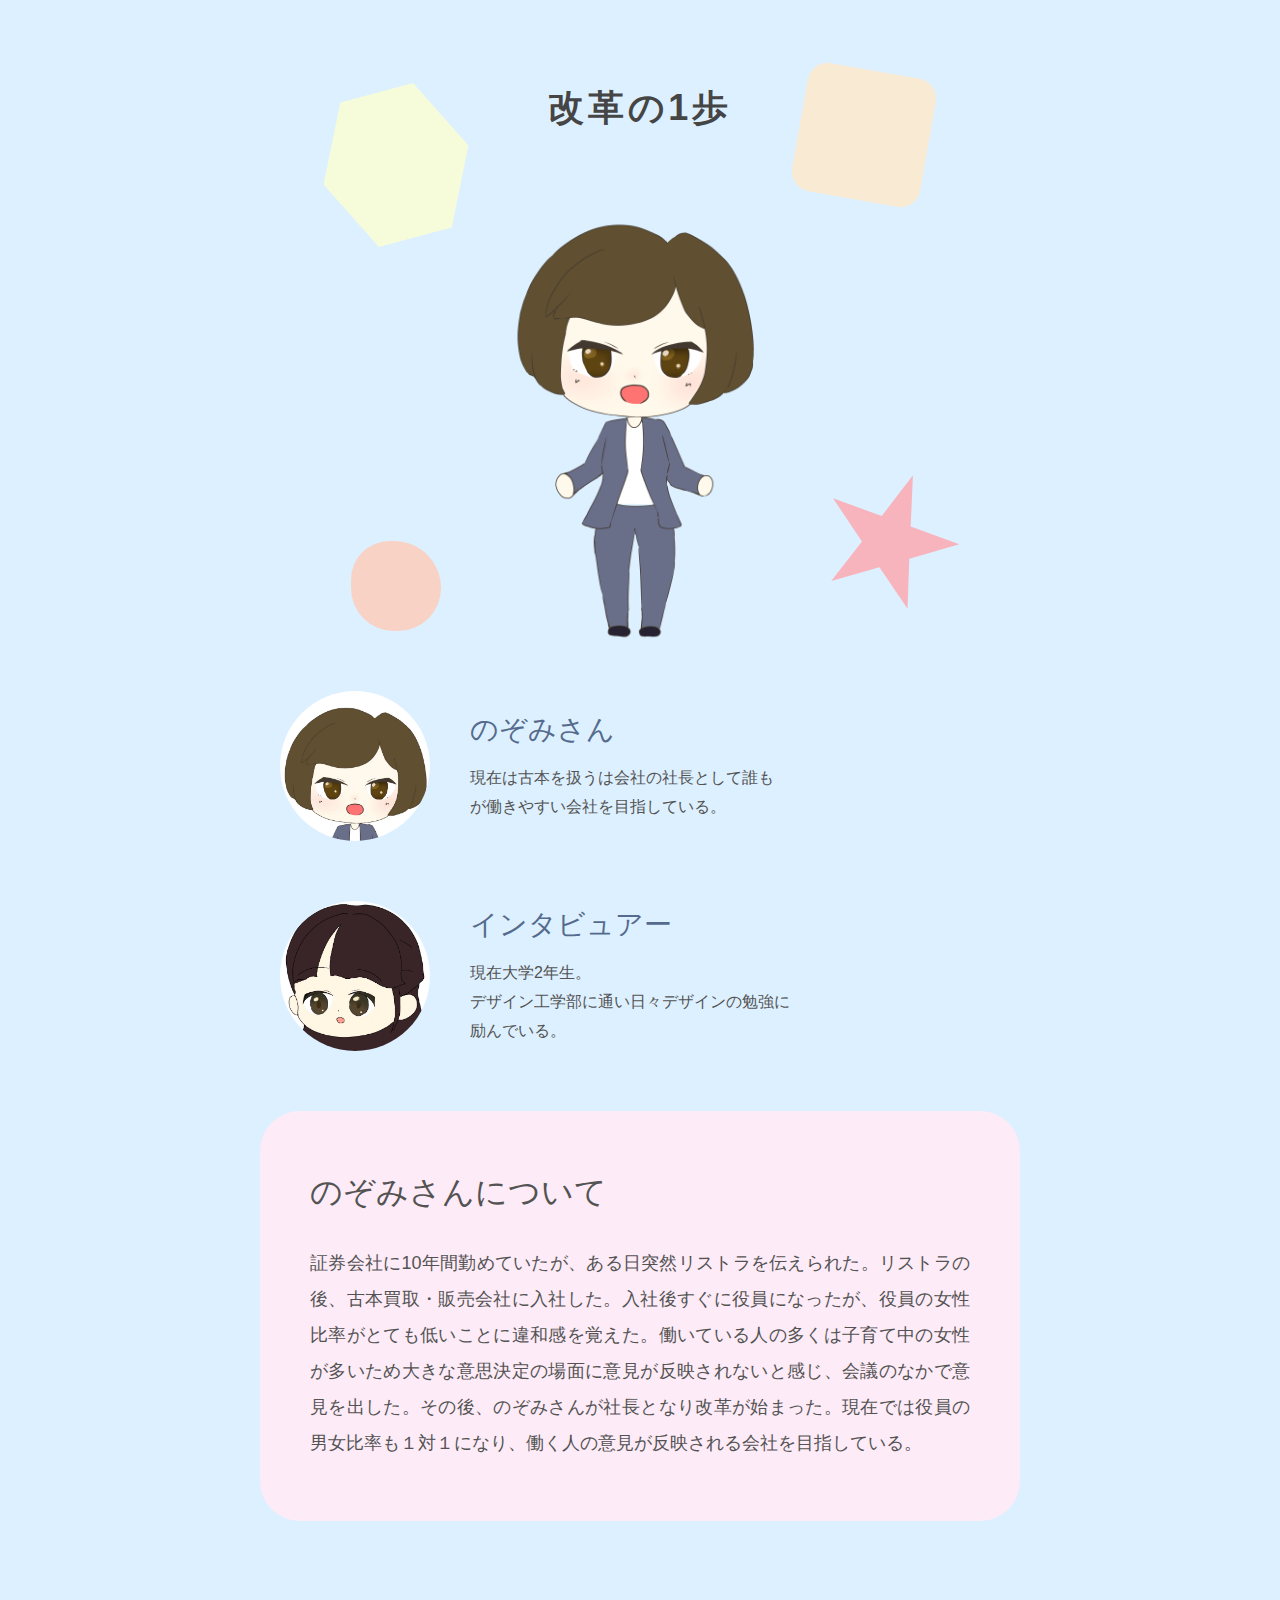
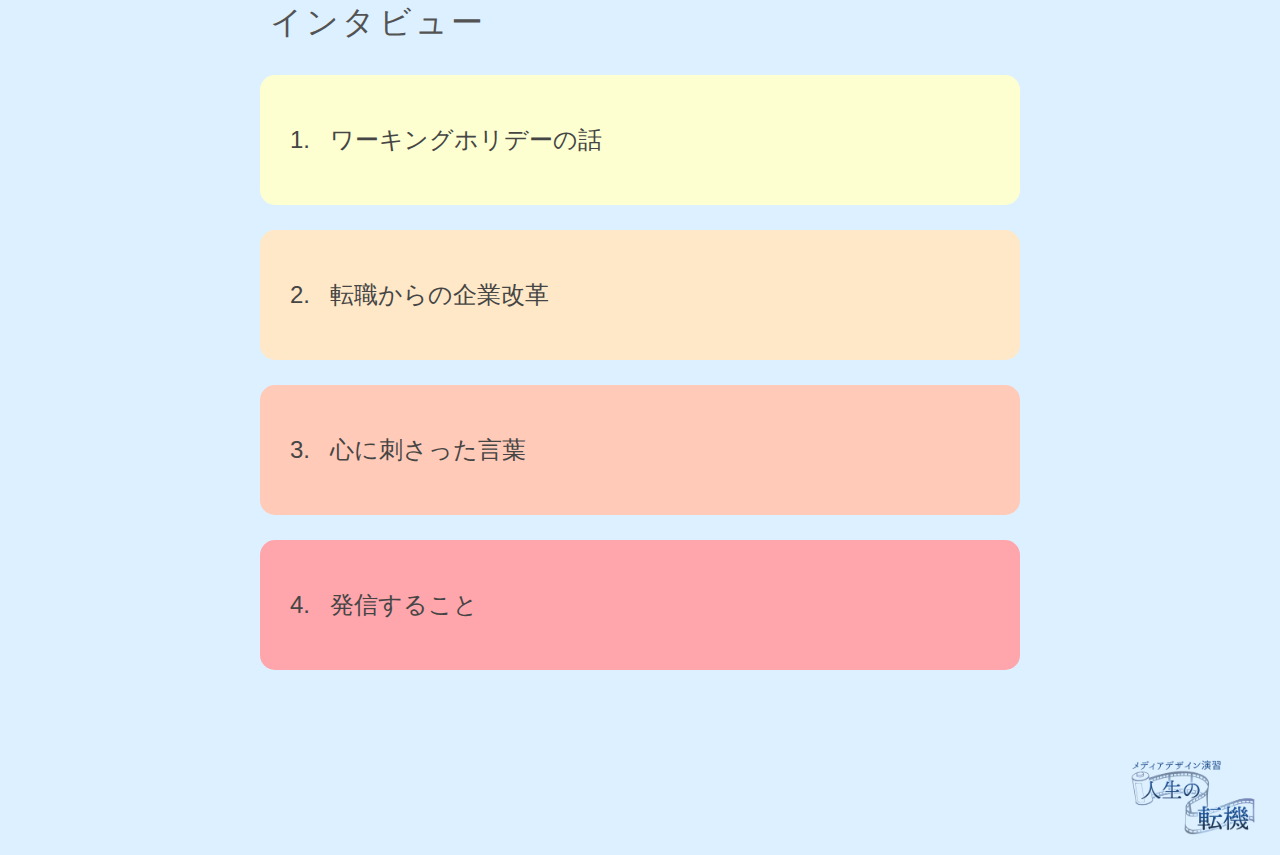
<file: index.html>
<!DOCTYPE html>
<html lang="ja">
<head>
    <meta charset="UTF-8">
    <meta name="viewport" content="width=device-width, initial-scale=1.0">
    <title>改革の1歩 - インタビュー</title>
    <link rel="stylesheet" href="style.css">
</head>
<body>
    <div class="design-frame">
        <main>
            <!-- タイトルとメインイラスト -->
            <section class="top-hero">
                <div class="hero-decoration deco-1"></div>
                <div class="hero-decoration deco-2"></div>
                <div class="hero-decoration deco-3"></div>
                <div class="hero-decoration deco-4"></div>
                <h1 class="main-title">改革の1歩</h1>
                <img src="images/イラスト.png" alt="改革の1歩" class="main-visual">
            </section>

            <!-- 人物紹介 -->
            <section class="character-intro">
                <div class="character-item">
                    <div class="character-icon icon-nozomi">
                        <img src="images/無題222_20260118173733.jpg" alt="のぞみさん">
                    </div>
                    <div class="character-info">
                        <h3>のぞみさん</h3>
                        <p>現在は古本を扱うは会社の社長として誰も<br>が働きやすい会社を目指している。</p>
                    </div>
                </div>

                <div class="character-item">
                    <div class="character-icon icon-me">
                        <img src="images/無題227_20260119112810.JPG" alt="インタビュアー">
                    </div>
                    <div class="character-info">
                        <h3>インタビュアー</h3>
                        <p>現在大学2年生。<br>デザイン工学部に通い日々デザインの勉強に<br>励んでいる。</p>
                    </div>
                </div>
            </section>

            <!-- のぞみさんについて -->
            <section class="profile-section">
                <h2>のぞみさんについて</h2>
                <p class="profile-text">
                    証券会社に10年間勤めていたが、ある日突然リストラを伝えられた。リストラの後、古本買取・販売会社に入社した。入社後すぐに役員になったが、役員の女性比率がとても低いことに違和感を覚えた。働いている人の多くは子育て中の女性が多いため大きな意思決定の場面に意見が反映されないと感じ、会議のなかで意見を出した。その後、のぞみさんが社長となり改革が始まった。現在では役員の男女比率も１対１になり、働く人の意見が反映される会社を目指している。
                </p>
            </section>

            <!-- インタビューリスト -->
            <section class="interview-section">
                <h2>インタビュー</h2>
                
                <div class="interview-list">
                    <a href="page2.html" class="interview-item color-1">
                        <span class="index">1.</span>
                        <span class="title">ワーキングホリデーの話</span>
                        <div class="illustration-placeholder"></div>
                    </a>
                    
                    <a href="page3.html" class="interview-item color-2">
                        <span class="index">2.</span>
                        <span class="title">転職からの企業改革</span>
                        <div class="illustration-placeholder"></div>
                    </a>
                    
                    <a href="page4.html" class="interview-item color-3">
                        <span class="index">3.</span>
                        <span class="title">心に刺さった言葉</span>
                        <div class="illustration-placeholder"></div>
                    </a>
                    
                    <a href="page5.html" class="interview-item color-4">
                        <span class="index">4.</span>
                        <span class="title">発信すること</span>
                        <div class="illustration-placeholder"></div>
                    </a>
                </div>
            </section>
        </main>
        
        </main>
    </div> <!-- design-frame end -->
    
    <footer>
        <div class="footer-logo">
            <img src="images/rogo.PNG" alt="メディアデザイン演習 改革の1歩" class="footer-logo-img">
        </div>
    </footer>
    
    <script src="script.js"></script>
</body>
</html>
</file>
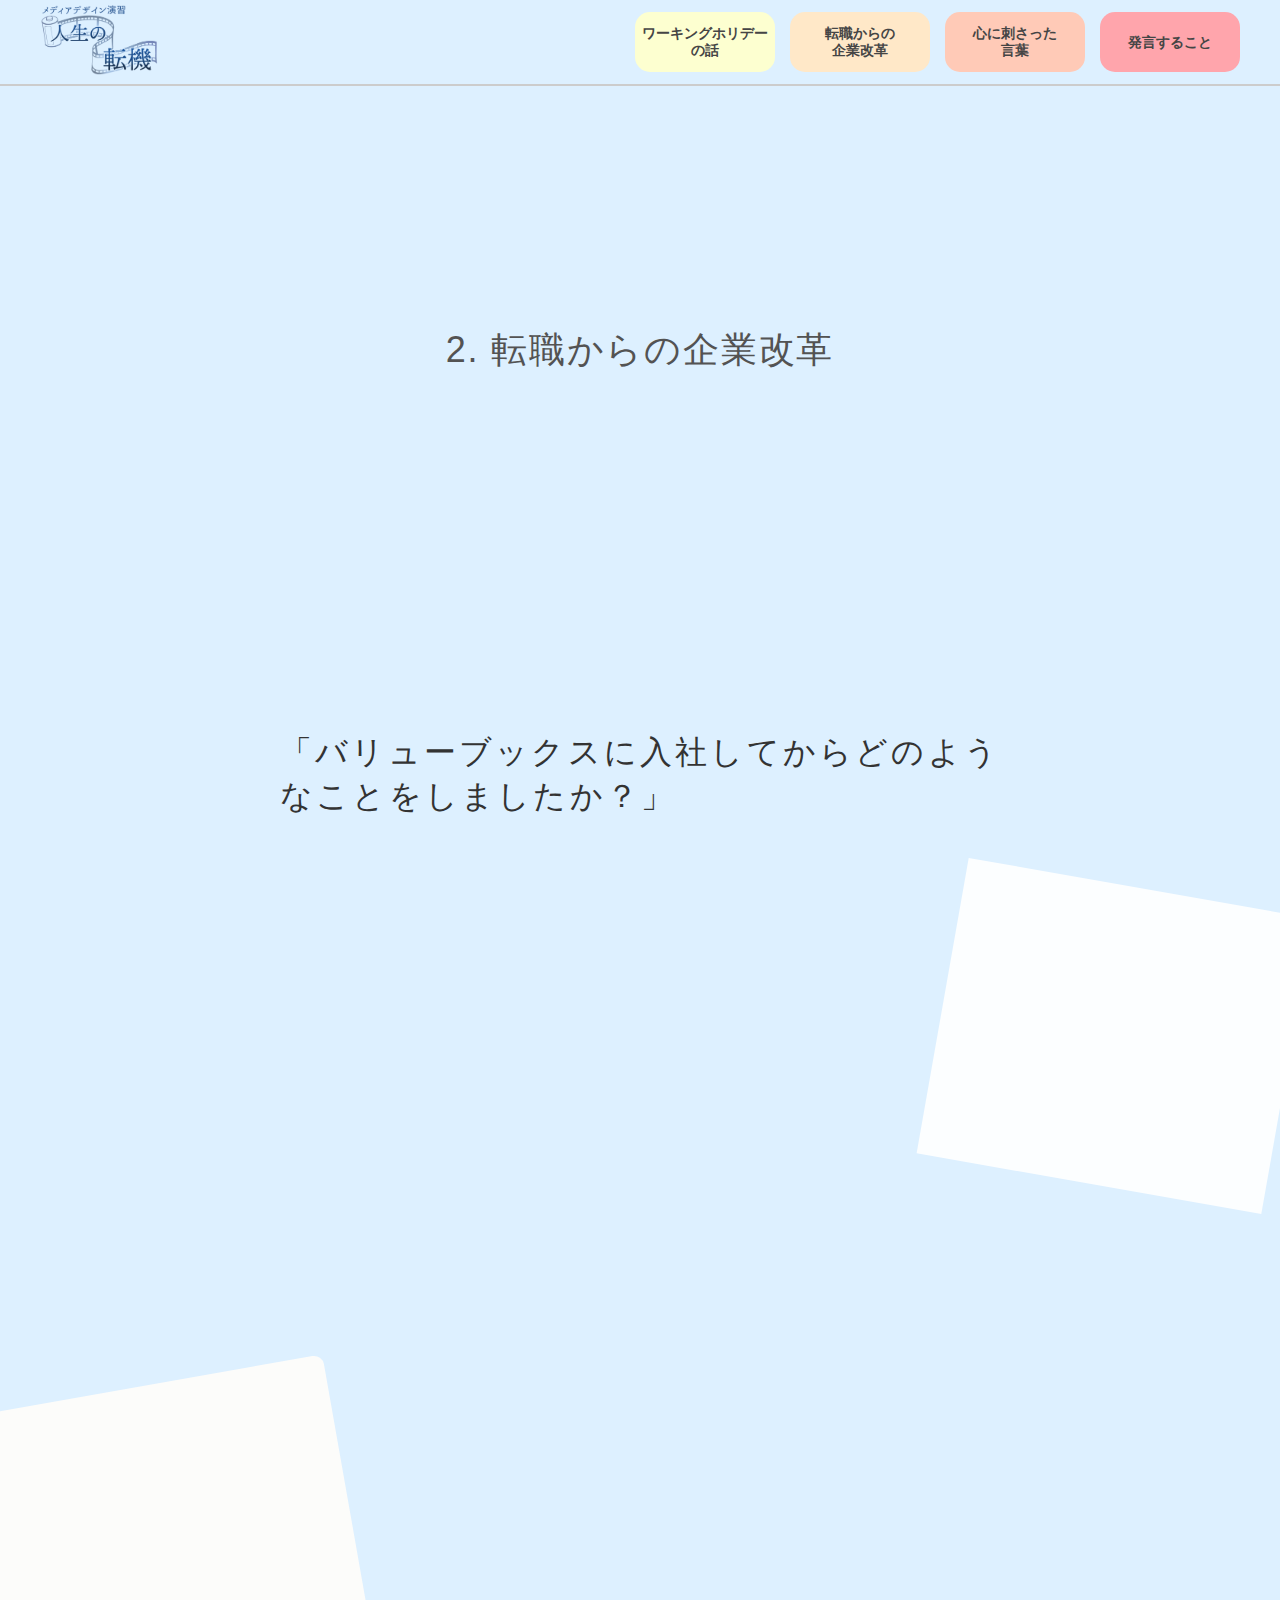
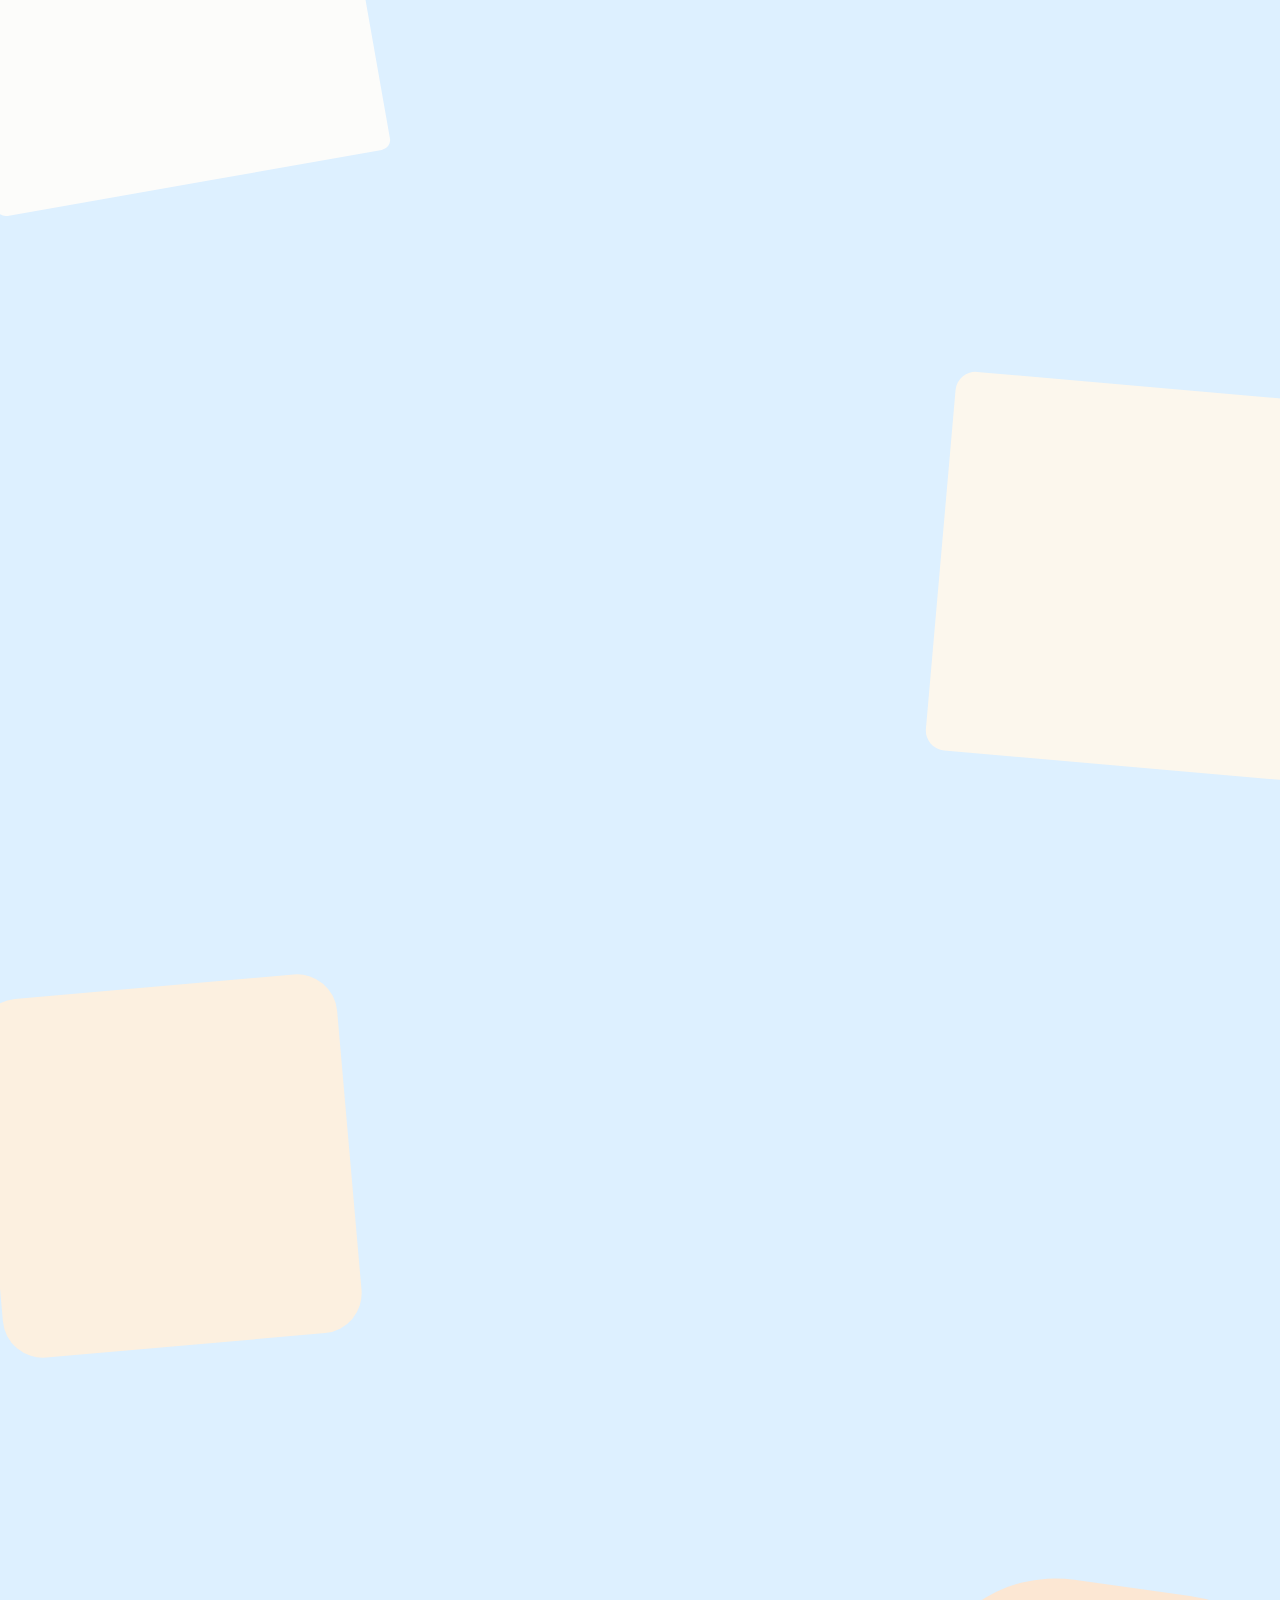
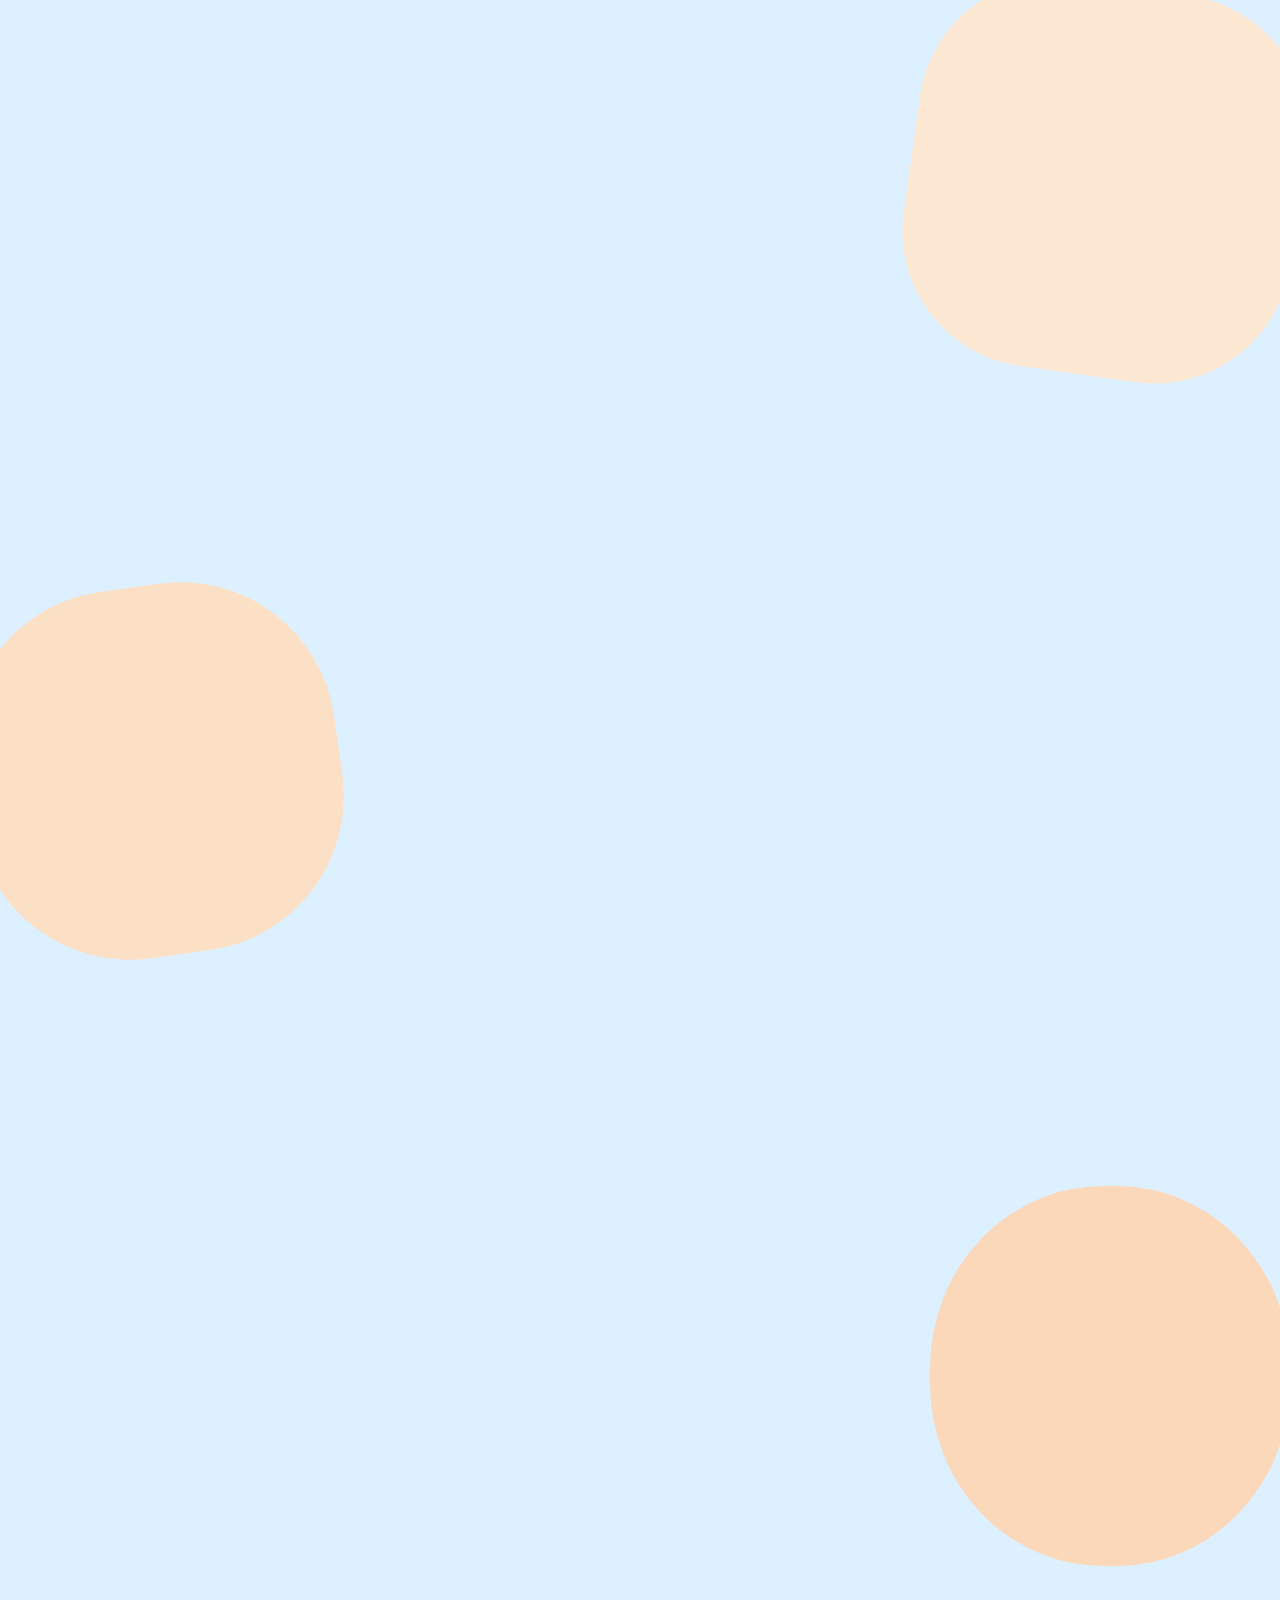
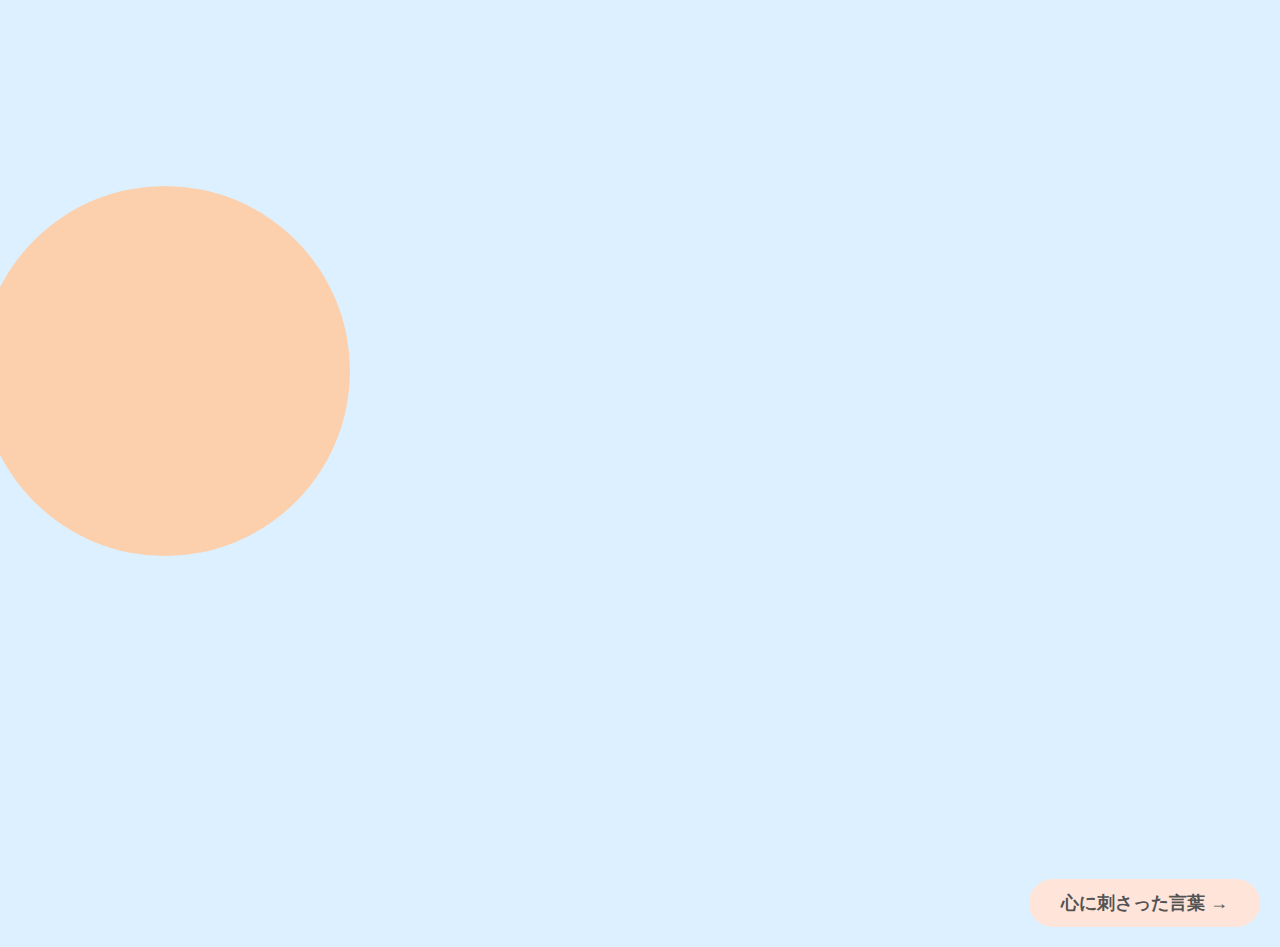
<file: page3.html>
<!DOCTYPE html>
<html lang="ja">
<head>
    <meta charset="UTF-8">
    <meta name="viewport" content="width=device-width, initial-scale=1.0">
    <title>転職からの企業改革 - インタビュー</title>
    <link rel="stylesheet" href="style.css">
</head>
<body class="theme-2">
    <!-- ヘッダー -->
    <header class="custom-header">
        <div class="header-logo">
            <a href="index.html">
                <img src="images/rogo.PNG" alt="メディアデザイン演習 人生の転機" class="header-logo-img">
            </a>
        </div>
        <nav class="header-nav">
            <a href="page2.html" class="nav-btn color-1">ワーキングホリデー<br>の話</a>
            <a href="page3.html" class="nav-btn color-2 active">転職からの<br>企業改革</a>
            <a href="page4.html" class="nav-btn color-3">心に刺さった<br>言葉</a>
            <a href="page5.html" class="nav-btn color-4">発言すること</a>
        </nav>
    </header>

    <div class="design-frame">
        <!-- タイトルセクション -->
        <section class="title-hero">
            <h1>2. 転職からの企業改革</h1>
        </section>

        <main>
            <!-- 導入質問セクション -->
            <section class="intro-question">
                 <div class="question-wrapper">
                    <p class="question-text">「バリューブックスに入社してからどのようなことをしましたか？」</p>
                 </div>
            </section>

            <!-- インタビューコンテンツ -->
            <section class="interview-content">
                <!-- 背景シェイプ -->
                <div class="bg-shape shape-1"></div>
                <div class="bg-shape shape-2"></div>
                <div class="bg-shape shape-3"></div>
                <div class="bg-shape shape-4"></div>
                <div class="bg-shape shape-5"></div>
                <div class="bg-shape shape-6"></div>
                <div class="bg-shape shape-7"></div>
                <div class="bg-shape shape-8"></div>

                <div class="chat-container">
                    <!-- 自分 -->
                    <div class="chat-row me">
                        <div class="chat-icon character-icon">
                            自分の<br>アイコン
                        </div>
                        <div class="chat-bubble">
                            <p>バリューブックスに入社してからの話をきかせてください！</p>
                        </div>
                    </div>

                    <!-- のぞみさん -->
                    <div class="chat-row nozomi">
                        <div class="chat-icon character-icon">
                            のぞみさん<br>アイコン
                        </div>
                        <div class="chat-bubble">
                            <p>幼馴染から、誘われたのがきっかけで2015年の 7月にバリューブックスに入社しました。当時ってまだバリューブックスがフルタイムの人とパートタイムの人で、結構違いがある感じだったんですよね。</p>
                        </div>
                    </div>

                    <!-- 自分 -->
                    <div class="chat-row me">
                        <div class="chat-icon character-icon">
                            自分の<br>アイコン
                        </div>
                        <div class="chat-bubble">
                            <p>そうなんですね。どんな違いがあったんですか？</p>
                        </div>
                    </div>

                    <!-- のぞみさん -->
                    <div class="chat-row nozomi">
                        <div class="chat-icon character-icon">
                            のぞみさん<br>アイコン
                        </div>
                        <div class="chat-bubble">
                            <p>最初は友達から始まっていた会社なので、フルタイムで働いてる人たちは、男性がすごく多くて、かつ結構似てる人たちが多いっていう感じでした。現場では女性のリーダーが多いんですけど、大きい意思決定をする層になるとガクッと女性がいなくて、入ってすぐに役員になったんですけど、役員5人中私が女性 1人って感じだったんですよね。</p>
                        </div>
                    </div>

                    <!-- 自分 -->
                    <div class="chat-row me">
                        <div class="chat-icon character-icon">
                            自分の<br>アイコン
                        </div>
                        <div class="chat-bubble">
                            <p>5人中1人！それは少ないですね、、</p>
                        </div>
                    </div>

                    <!-- のぞみさん -->
                    <div class="chat-row nozomi">
                        <div class="chat-icon character-icon">
                            のぞみさん<br>アイコン
                        </div>
                        <div class="chat-bubble">
                            <p>会社で働いてる人の3分の 2が女性で、その8割ぐらいが子育て中のお母さんなんですよ。私は結婚もしてないし、子育てもしてないので、会社に働いている女性ではあるけれども、女性の多くの人たち役員の中で代表できてないなっていうのがあったんですよね。会社にいる多くの人数を占める層の人が誰もこの役員の場にいないっていうのはなんか違うなっていうのは思っていました。</p>
                        </div>
                    </div>

                    <!-- 自分 -->
                    <div class="chat-row me">
                        <div class="chat-icon character-icon">
                            自分の<br>アイコン
                        </div>
                        <div class="chat-bubble">
                            <p>確かにそうですね。子育てをしている人にしか分からないこともありますもんね。</p>
                        </div>
                    </div>

                    <!-- のぞみさん -->
                    <div class="chat-row nozomi">
                        <div class="chat-icon character-icon">
                            のぞみさん<br>アイコン
                        </div>
                        <div class="chat-bubble">
                            <p>そうなんですよね。それで変わったきかっけは2023年の秋に、いろんな部署からリーダー経営会議でした。いろんな部署から10人ぐらい集まって会議したんですけど、女性が私 1人だけで、会議の中で女性が私一人だけっておかしいと思うっていうのを言ったんですよね。</p>
                        </div>
                    </div>

                    <!-- 自分 -->
                    <div class="chat-row me">
                        <div class="chat-icon character-icon">
                            自分の<br>アイコン
                        </div>
                        <div class="chat-bubble">
                            <p>会議で発言したんですね、、結構緊張しませんでした？</p>
                        </div>
                    </div>

                    <!-- のぞみさん -->
                    <div class="chat-row nozomi">
                        <div class="chat-icon character-icon">
                            のぞみさん<br>アイコン
                        </div>
                        <div class="chat-bubble">
                            <p>ずっと役員の中でもその話をしてたので、急にって感じではなかったけど、最初に私がそれを議題に上げておいて、当日を迎えると、みんな準備してくるだろうなって思ったんですよね。みんな信頼してるし、結構率直に話す関係なんですけど、それでも、何人かが準備してきた時、1対 9になった時に冷静にロジカルに返せる自信がなかったんですよね。なので、事前にこのことを話したいっていうことは言わないで、自分だけの心の中に持って当日を迎えました。</p>
                        </div>
                    </div>

                    <!-- 自分 -->
                    <div class="chat-row me">
                        <div class="chat-icon character-icon">
                            自分の<br>アイコン
                        </div>
                        <div class="chat-bubble">
                            <p>そうだったんですね！発言した時どんな感じでした？</p>
                        </div>
                    </div>

                    <!-- のぞみさん -->
                    <div class="chat-row nozomi">
                        <div class="chat-icon character-icon">
                            のぞみさん<br>アイコン
                        </div>
                        <div class="chat-bubble">
                            <p>ドキドキしながらあと残り 1時間だけど、そこで切り出して今しかないと思って言って。で、そうしたらなんか確かそうだよねっていうことでで、そこから具体的に話が進んでいったって感じですね。</p>
                        </div>
                    </div>

                    <!-- 自分 -->
                    <div class="chat-row me">
                        <div class="chat-icon character-icon">
                            自分の<br>アイコン
                        </div>
                        <div class="chat-bubble">
                            <p>すんなり変わる方向になったんですね。</p>
                        </div>
                    </div>

                    <!-- のぞみさん -->
                    <div class="chat-row nozomi">
                        <div class="chat-icon character-icon">
                            のぞみさん<br>アイコン
                        </div>
                        <div class="chat-bubble">
                            <p>そうですね。バリューブックスって 3年ごとに社長を変えていこうって決まってて、次の社長ってなってた時に、このジェンダーギャップ解消しなきゃねっていうのもあって。だったら一番そこの問題に近い鳥居さんが代表になるのがいいんじゃないっていう風になって私が代表になりました。</p>
                        </div>
                    </div>

                    <!-- 自分 -->
                    <div class="chat-row me">
                        <div class="chat-icon character-icon">
                            自分の<br>アイコン
                        </div>
                        <div class="chat-bubble">
                            <p>代表になった後どんなことをしたんですか？</p>
                        </div>
                    </div>

                    <!-- のぞみさん -->
                    <div class="chat-row nozomi">
                        <div class="chat-icon character-icon">
                            のぞみさん<br>アイコン
                        </div>
                        <div class="chat-bubble">
                            <p>ここまでは、割とスムーズだったんですけど。その役員会のメンバーをどうするかっていうのはだいぶ揉めました。っていうのは、私はもうすぐに倉庫で働いている女性のリーダーを役員にしたいと思ったし、その役員会のメンバーを会社のみんなが見た時に少なくとも 1人は自分と繋がっているとか、なんか分かってくれそうとか、そういう集まりにしようってことまでは決めたんですよね。</p>
                        </div>
                    </div>

                    <!-- 自分 -->
                    <div class="chat-row me">
                        <div class="chat-icon character-icon">
                            自分の<br>アイコン
                        </div>
                        <div class="chat-bubble">
                            <p>明確なビジョンがあったんですね。</p>
                        </div>
                    </div>

                    <!-- のぞみさん -->
                    <div class="chat-row nozomi">
                        <div class="chat-icon character-icon">
                            のぞみさん<br>アイコン
                        </div>
                        <div class="chat-bubble">
                            <p>そうなった時に、当然女性は入る必要あるよねっていうところで、他のメンバーは、以前女性 1人が役員になったけど、サポートしきれずに辞めてしまったこともあって、ゆっくりステップを踏んで研修をして進めた方がいいんじゃないかって感じだったんですけど、私はそんなことやってたら一生変わらないと思って、もう今年から変えたいっていうのを言って、そこでだいぶ揉めました。最終的には複数いたらきっとサポートし合えるし、やろうっていうので、それでやっと女性と男性が 1対 1の人数になる役員会が完成したっていう感じですね。</p>
                        </div>
                    </div>

                </div>
            </section>
        </main>
    </div> <!-- design-frame end -->
    
    <footer>
        <div class="next-page-container">
            <a href="page4.html" class="next-page-link">心に刺さった言葉 &rarr;</a>
        </div>
    </footer>
    
    <script src="script.js"></script>
</body>
</html>
</file>
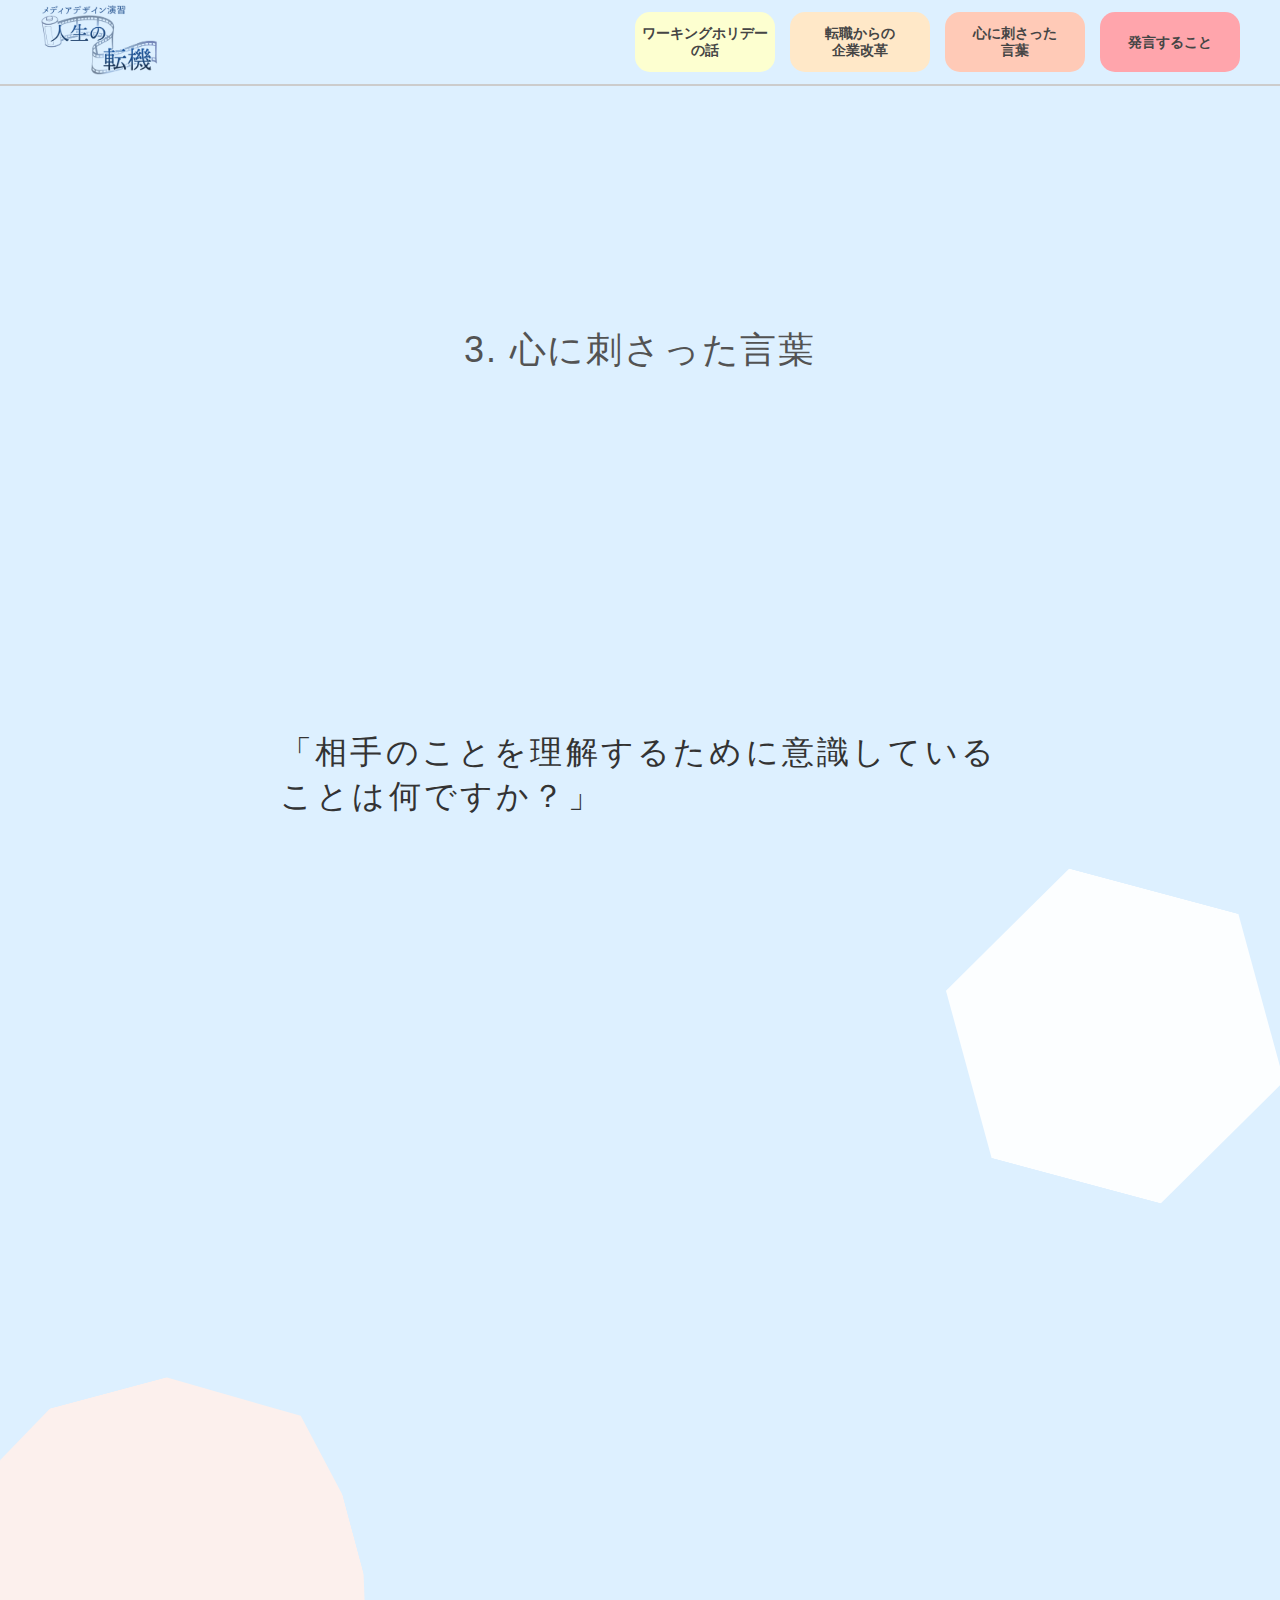
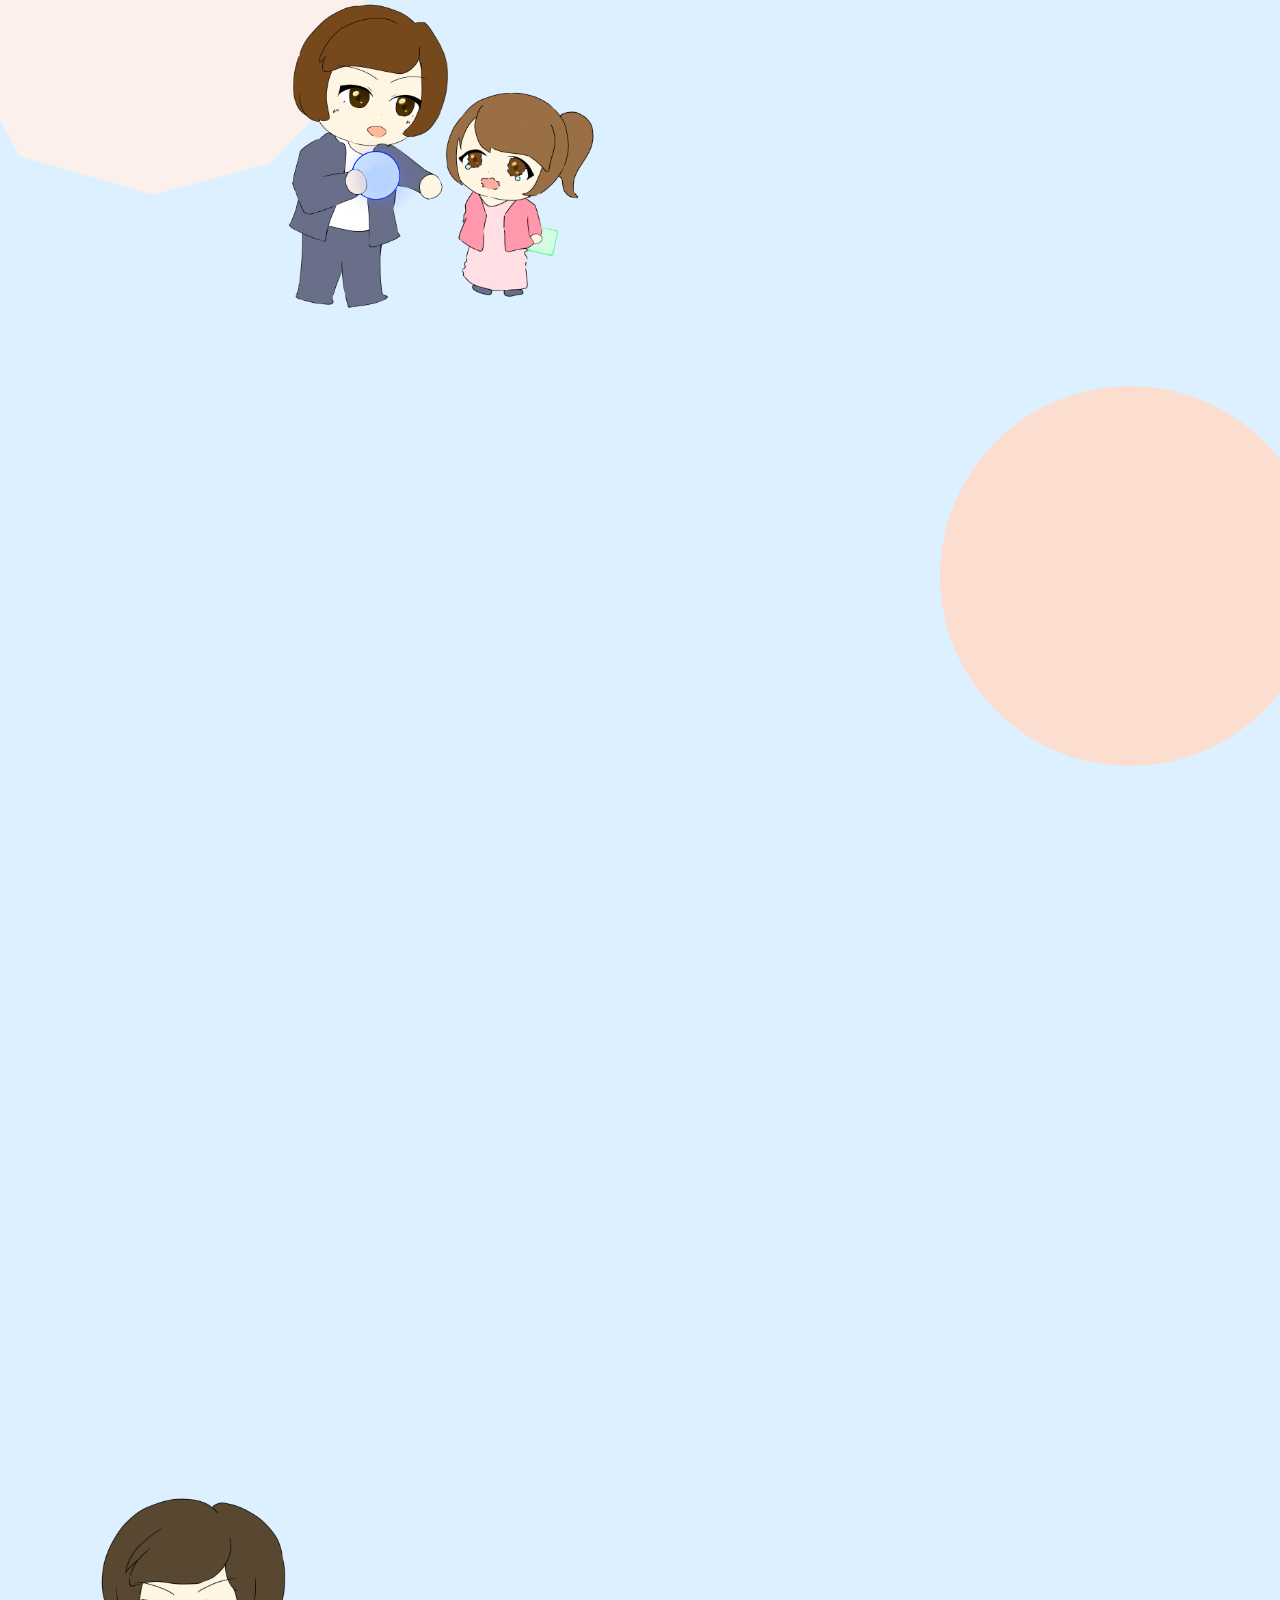
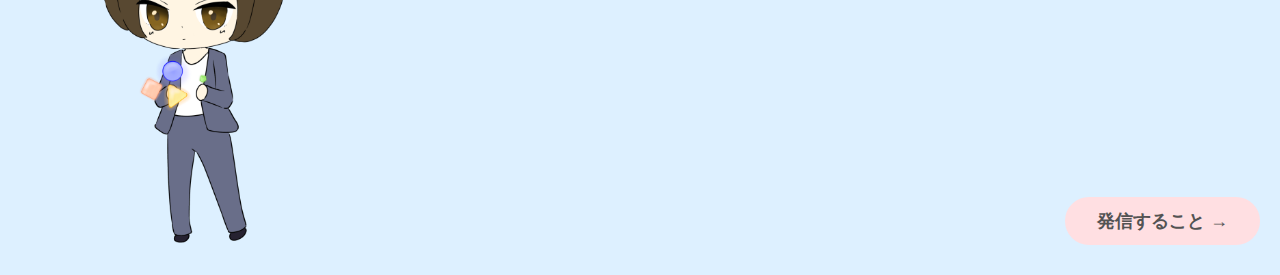
<file: page4.html>
﻿<!DOCTYPE html>
<html lang="ja">
<head>
    <meta charset="UTF-8">
    <meta name="viewport" content="width=device-width, initial-scale=1.0">
    <title>心に刺さった言葉 - インタビュー</title>
    <link rel="stylesheet" href="style.css">
</head>
<body class="theme-3">
    <!-- ヘッダー -->
    <header class="custom-header">
        <div class="header-logo">
            <a href="index.html">
                <img src="images/rogo.PNG" alt="メディアデザイン演習 改革の1歩" class="header-logo-img">
            </a>
        </div>
        <nav class="header-nav">
            <a href="page2.html" class="nav-btn color-1">ワーキングホリデー<br>の話</a>
            <a href="page3.html" class="nav-btn color-2">転職からの<br>企業改革</a>
            <a href="page4.html" class="nav-btn color-3 active">心に刺さった<br>言葉</a>
            <a href="page5.html" class="nav-btn color-4" style="margin-left: auto;">発言すること</a>
        </nav>
    </header>

    <div class="design-frame">
        <!-- タイトルセクション -->
        <section class="title-hero">
            <h1>3. 心に刺さった言葉</h1>
        </section>

        <main>
            <!-- 導入質問セクション -->
            <section class="intro-question">
                <div class="question-wrapper">
                    <p class="question-text">「相手のことを理解するために意識していることは何ですか？」</p>
                </div>
            </section>

            <!-- インタビューコンテンツ -->
            <section class="interview-content">
                <!-- 背景シェイプ -->
                <div class="bg-shape shape-1"></div>
                <div class="bg-shape shape-2"></div>
                <div class="bg-shape shape-3"></div>

                <div class="chat-container">
                    <!-- 自分 -->
                    <div class="chat-row me">
                        <div class="chat-icon character-icon"><img src="images/無題227_20260119112810.JPG" alt="自分のアイコン"></div>
                        <div class="chat-bubble">
                            <p>相手のことを理解するのって難しいと思うんですけど普段意識していることはありますか？</p>
                        </div>
                    </div>
                    <!-- のぞみさん -->
                    <div class="chat-row nozomi">
                        <div class="chat-icon character-icon"><img src="images/無題222_20260118173733.jpg" alt="のぞみさん"></div>
                        <div class="chat-bubble">
                            <p>これは証券会社で働いていた時のことで、当時のチームの部下だった人から「のぞみさんは自分の“ものさし”で測っている」って言われたんですよ。めちゃくちゃショックでガーンって感じだったんですけど、今思うと言われてよかったなと思います。すっごいショックだったけど、確かにっていうのは思ったので、それから結構しょっちゅうその言葉を思い出すようにしています。</p>
                        </div>
                    </div>
                    <!-- スライドショー（4-1～4-5）ここに挿入 -->
                    <div style="display: flex; justify-content: flex-start; margin-bottom: 60px;">
                        <img id="slideshow-4-1to5" src="images/4-1.PNG" alt="4の写真" style="width: 350px; height: auto; border-radius: 10px; margin-right: 10px; display: block;">
                    </div>

                    <!-- 自分 -->
                    <div class="chat-row me">
                        <div class="chat-icon character-icon"><img src="images/無題227_20260119112810.JPG" alt="自分のアイコン"></div>
                        <div class="chat-bubble">
                            <p>そんなことがあったんですね。</p>
                        </div>
                    </div>

                    <!-- のぞみさん -->
                    <div class="chat-row nozomi">
                        <div class="chat-icon character-icon"><img src="images/無題222_20260118173733.jpg" alt="のぞみさん"></div>
                        <div class="chat-bubble">
                            <p>ちょっとあの価値観が違うかもとか理解し合うのが難しいかもって思った時に、自分の中だけで作られた“ものさし”だけでもない、いろんな環境とかに作られてる別の“ものさし”もあるはずだっていうのは、思うようにしてますね。そっちが尊重されないと、私のもの差しも尊重されないというか。</p>
                        </div>
                    </div>

                    <!-- 自分 -->
                    <div class="chat-row me">
                        <div class="chat-icon character-icon"><img src="images/無題227_20260119112810.JPG" alt="自分のアイコン"></div>
                        <div class="chat-bubble">
                            <p>そうですよね。自分の物差しがあるんだったら、他人にも物差しがあるだろうなって想像してあげるみたいなことがうん大事だなって。</p>
                        </div>
                    </div>

                    <!-- のぞみさん -->
                    <div class="chat-row nozomi">
                        <div class="chat-icon character-icon"><img src="images/無題222_20260118173733.jpg" alt="のぞみさん"></div>
                        <div class="chat-bubble">
                            <p>そうですね。本当あれは言われてよかったですね。そういう人のいうことの方が後になってよかったなと思えるし、未来に繋がるなって感じます。もちろん褒められるのも嬉しいです。ありがたいけど、でも自分をより良くしてくれるのは、ショックある方だなとは思います。</p>
                        </div>
                    </div>
                </div>

                <!-- スライドショーはfooter内に統一 -->
            </section>
        </main>
    </div> <!-- design-frame end -->
    
    <script>
    // 4-1～4-5スライドショー（Intersection Observerで表示時のみ開始、4-5で停止）
    document.addEventListener('DOMContentLoaded', () => {
        const slideImg = document.getElementById('slideshow-4-1to5');
        if (slideImg) {
            const slideImages = [
                'images/4-1.PNG',
                'images/4-2.PNG',
                'images/4-3.PNG',
                'images/4-4.PNG',
                'images/4-5.PNG'
            ];
            let idx = 0;
            let started = false;
            let observer = null;
            function imageExists(url, callback) {
                const img = new Image();
                img.onload = () => callback(true);
                img.onerror = () => callback(false);
                img.src = url;
            }
            function showNextImage() {
                if (idx < slideImages.length - 1) {
                    idx++;
                    imageExists(slideImages[idx], exists => {
                        if (exists) {
                            slideImg.style.display = '';
                            slideImg.src = slideImages[idx];
                        } else {
                            slideImg.style.display = 'none';
                        }
                    });
                    if (idx < slideImages.length - 1) {
                        setTimeout(showNextImage, 1000);
                    }
                }
            }
            function startSlideshowIfVisible(entries) {
                entries.forEach(entry => {
                    if (entry.isIntersecting && !started) {
                        started = true;
                        setTimeout(showNextImage, 1000);
                        if (observer) observer.disconnect();
                    }
                });
            }
            observer = new window.IntersectionObserver(startSlideshowIfVisible, {
                threshold: 0.3
            });
            observer.observe(slideImg);
        }
    });
    </script>
    <footer style="overflow: visible; padding-bottom: 30px; padding-left: 20px;">
        <div style="display: flex; align-items: flex-end; justify-content: space-between; width: 100%; min-width: 0;">
            <div style="flex: 0 0 auto; min-width: 350px; min-height: 1px; display: flex; align-items: flex-end; overflow: visible;">
                <img id="slideshow-4-4" src="images/4-4-1.PNG" alt="4の写真" style="width: 350px; height: auto; border-radius: 10px; margin-left: 0; margin-right: 0; display: block;">
            </div>
            <div class="next-page-container" style="flex: 0 0 auto;">
                <a href="page5.html" class="next-page-link">発信すること &rarr;</a>
            </div>
        </div>
    </footer>
    <script>
    // 4ページ目footerスライドショー（4-4-1～4-4-10、Intersection Observerで表示時のみ開始）
    document.addEventListener('DOMContentLoaded', () => {
        const slideImg = document.getElementById('slideshow-4-4');
        if (slideImg) {
            const slideImages = [
                'images/4-4-1.PNG',
                'images/4-4-2.PNG',
                'images/4-4-3.PNG',
                'images/4-4-4.PNG',
                'images/4-4-5.PNG',
                'images/4-4-6.PNG',
                'images/4-4-7.PNG',
                'images/4-4-8.PNG',
                'images/4-4-9.PNG',
                'images/4-4-10.PNG'
            ];
            let idx = 0;
            let started = false;
            let observer = null;
            function imageExists(url, callback) {
                const img = new Image();
                img.onload = () => callback(true);
                img.onerror = () => callback(false);
                img.src = url;
            }
            function showNextImage() {
                if (idx < slideImages.length - 1) {
                    idx++;
                    imageExists(slideImages[idx], exists => {
                        if (exists) {
                            slideImg.style.display = '';
                            slideImg.src = slideImages[idx];
                        } else {
                            slideImg.style.display = 'none';
                        }
                    });
                    if (idx < slideImages.length - 1) {
                        setTimeout(showNextImage, 1000);
                    }
                }
            }
            function startSlideshowIfVisible(entries) {
                entries.forEach(entry => {
                    if (entry.isIntersecting && !started) {
                        started = true;
                        setTimeout(showNextImage, 1000);
                        if (observer) observer.disconnect();
                    }
                });
            }
            observer = new window.IntersectionObserver(startSlideshowIfVisible, {
                threshold: 0.3
            });
            observer.observe(slideImg);
        }
    });
    </script>
    <script src="script.js"></script>
</body>
</html>
</file>
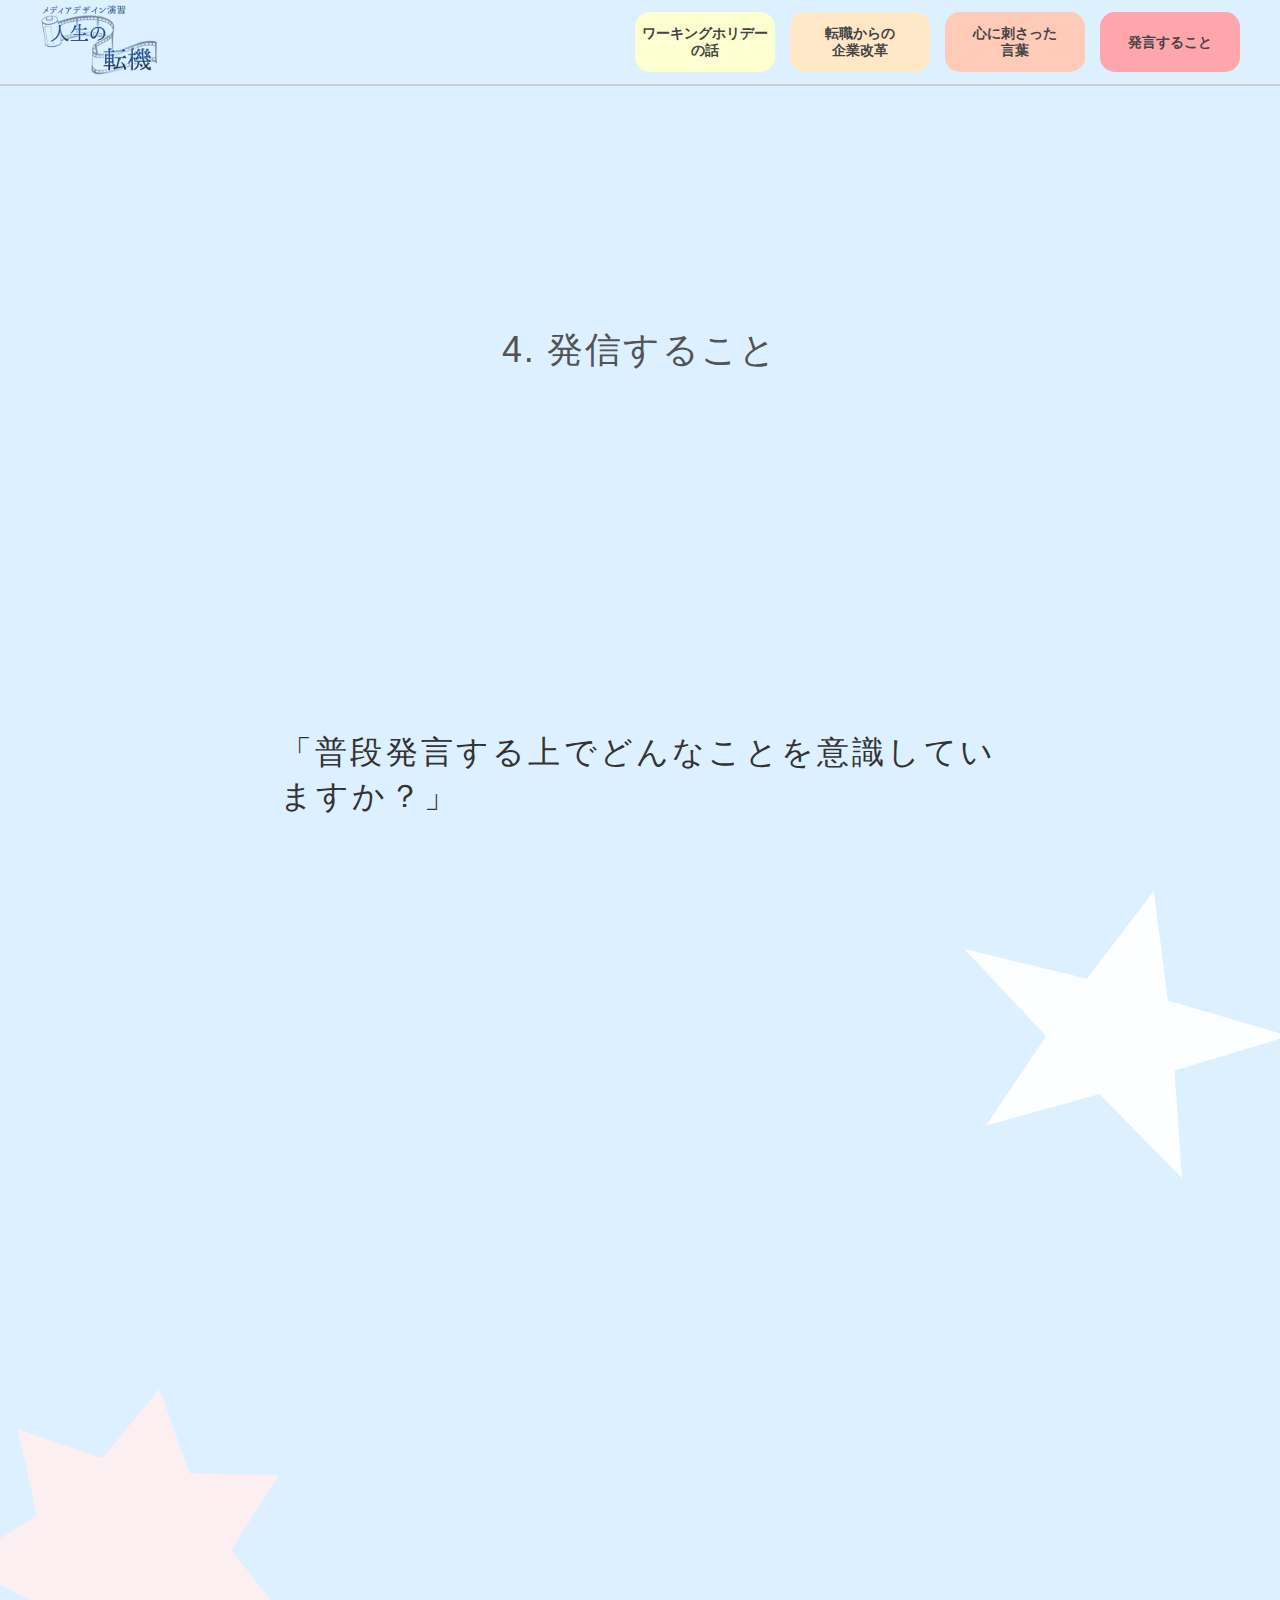
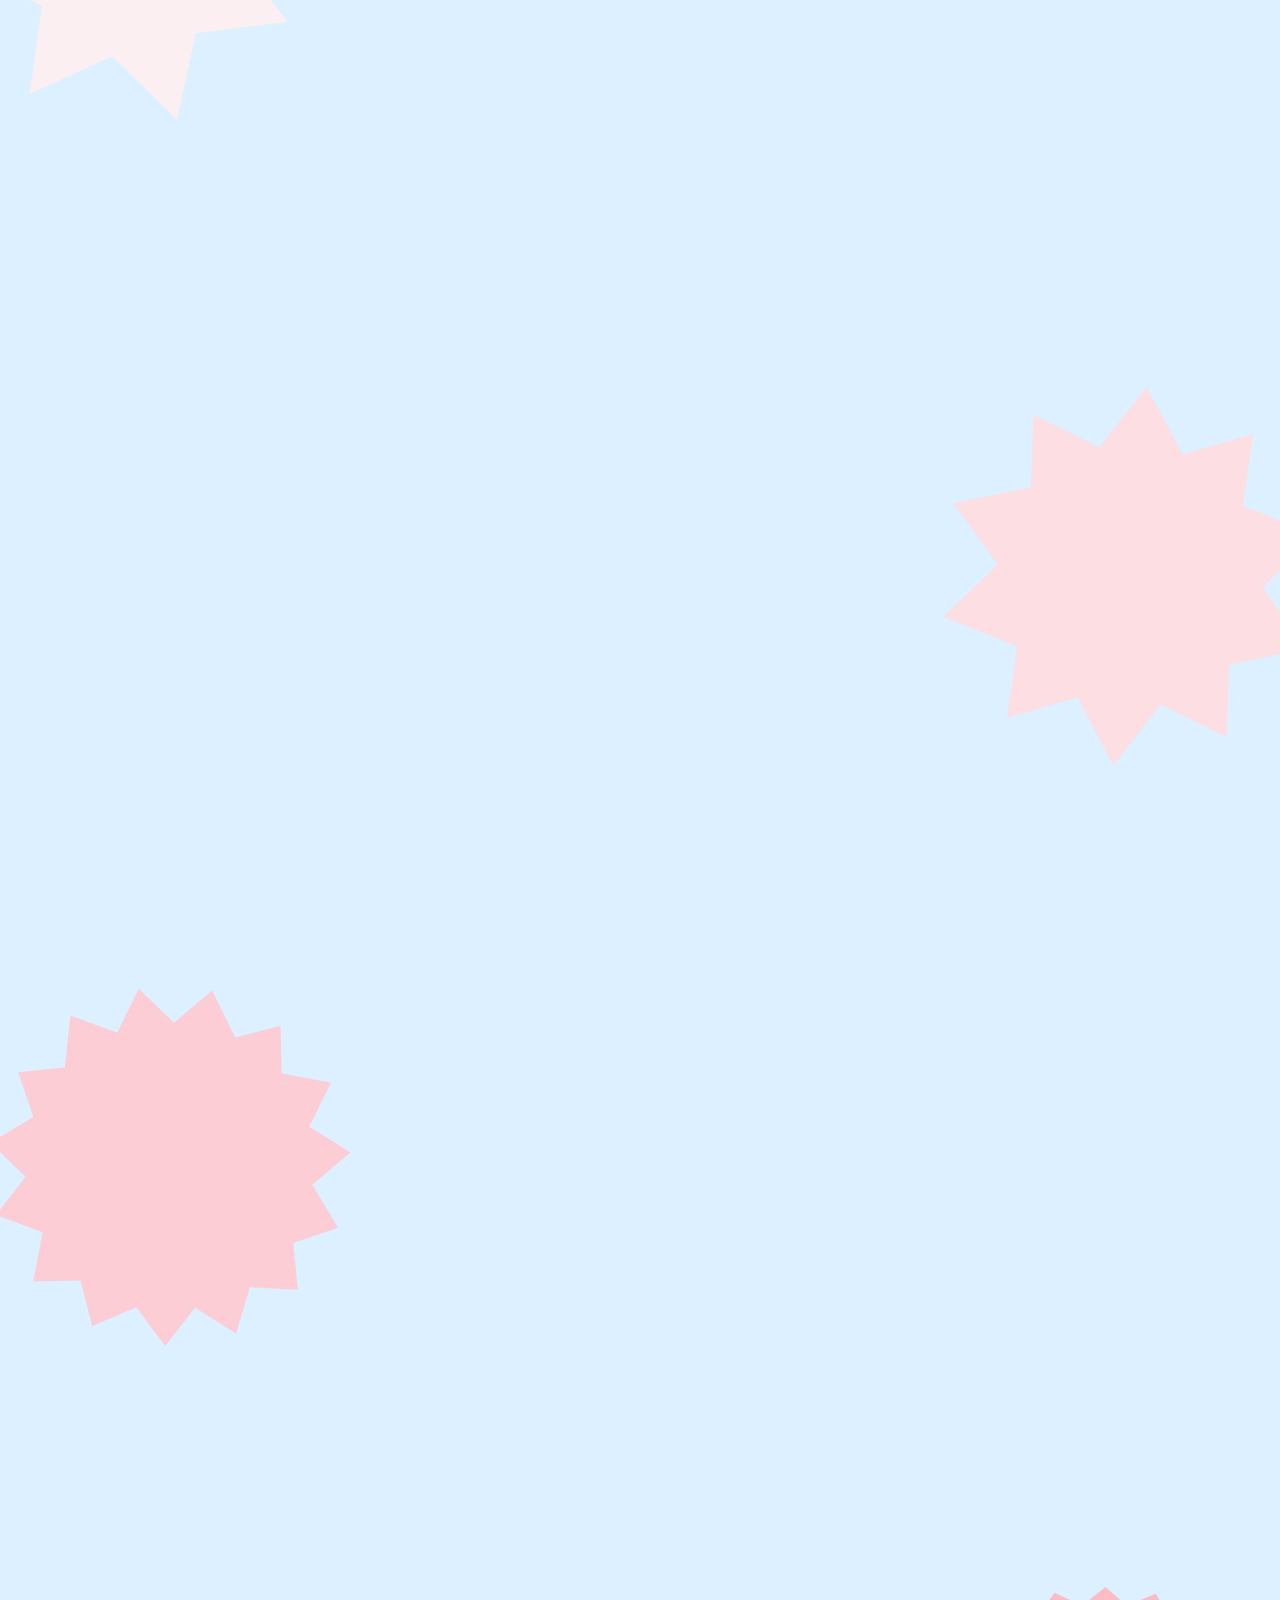
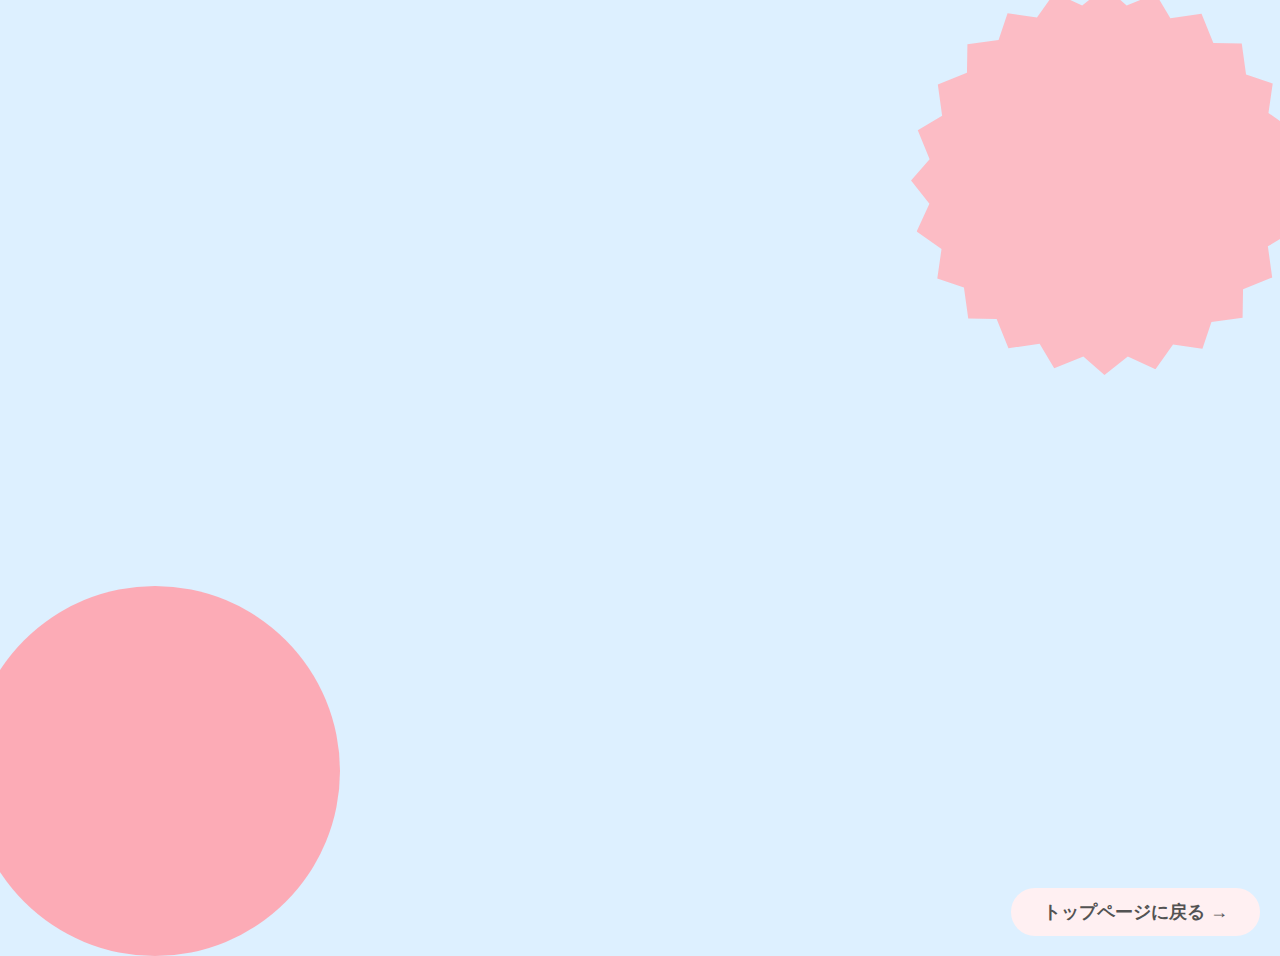
<file: page5.html>
<!DOCTYPE html>
<html lang="ja">
<head>
    <meta charset="UTF-8">
    <meta name="viewport" content="width=device-width, initial-scale=1.0">
    <title>発信すること - インタビュー</title>
    <link rel="stylesheet" href="style.css">
</head>
<body class="theme-4">
    <!-- ヘッダー -->
    <header class="custom-header">
        <div class="header-logo">
            <a href="index.html">
                <img src="images/rogo.PNG" alt="メディアデザイン演習 人生の転機" class="header-logo-img">
            </a>
        </div>
        <nav class="header-nav">
            <a href="page2.html" class="nav-btn color-1">ワーキングホリデー<br>の話</a>
            <a href="page3.html" class="nav-btn color-2">転職からの<br>企業改革</a>
            <a href="page4.html" class="nav-btn color-3">心に刺さった<br>言葉</a>
            <a href="page5.html" class="nav-btn color-4 active">発言すること</a>
        </nav>
        
    </header>

    <div class="design-frame">
        <!-- タイトルセクション -->
            <section class="title-hero">
                <h1>4. 発信すること</h1>
            </section>

            <main>
                <!-- 導入質問セクション -->
                <section class="intro-question">
                     <div class="question-wrapper">
                        <p class="question-text">「普段発言する上でどんなことを意識していますか？」</p>
                     </div>
                </section>

            <!-- インタビューコンテンツ -->
            <section class="interview-content">
                <!-- 背景シェイプ -->
                <div class="bg-shape shape-1"></div>
                <div class="bg-shape shape-2"></div>
                <div class="bg-shape shape-3"></div>
                <div class="bg-shape shape-4"></div>
                <div class="bg-shape shape-5"></div>
                <div class="bg-shape shape-6"></div>

                <div class="chat-container">
                    <!-- 自分 -->
                    <div class="chat-row me">
                        <div class="chat-icon character-icon">
                            自分の<br>アイコン
                        </div>
                        <div class="chat-bubble">
                            <p>私は思ったことは言うように意識しているんですけど、のぞみさんは普段発言する上でどんなことを意識していますか？</p>
                        </div>
                    </div>

                    <!-- のぞみさん -->
                    <div class="chat-row nozomi">
                        <div class="chat-icon character-icon">
                            のぞみさん<br>アイコン
                        </div>
                        <div class="chat-bubble">
                            <p>そうですね。私も結構思ったことは言うかなと思って、正直でいようとは思う。もちろん心の奥底には嫌われたくないっていうのはないとは言えないんですけど。でも正直でいることがすごい重要だし、大事だと思ってますね。</p>
                        </div>
                    </div>

                    <!-- 自分 -->
                    <div class="chat-row me">
                        <div class="chat-icon character-icon">
                            自分の<br>アイコン
                        </div>
                        <div class="chat-bubble">
                            <p>正直でいるのは大事ですよね。</p>
                        </div>
                    </div>

                    <!-- のぞみさん -->
                    <div class="chat-row nozomi">
                        <div class="chat-icon character-icon">
                            のぞみさん<br>アイコン
                        </div>
                        <div class="chat-bubble">
                            <p>その相手の状態もあるから常に真っ正面に正直がいいとは限らないですけどね。でも長い目で見て正直にいるっていうのは大事だなって思っています。</p>
                        </div>
                    </div>

                    <!-- 自分 -->
                    <div class="chat-row me">
                        <div class="chat-icon character-icon">
                            自分の<br>アイコン
                        </div>
                        <div class="chat-bubble">
                            <p>そうですよね。相手の状態とか関係値にもよりますよね。</p>
                        </div>
                    </div>

                    <!-- のぞみさん -->
                    <div class="chat-row nozomi">
                        <div class="chat-icon character-icon">
                            のぞみさん<br>アイコン
                        </div>
                        <div class="chat-bubble">
                            <p>そうですね。あとはバリューブックスで働くようになって気にするようになったのが、何かを社内で発信するときにこれを見て嫌な思いをする人がいないかっていうのをめちゃくちゃ考えます。会社で 300人働いてるのでいろんな事情の人がいて、その人たちのご家族とか友達って考えたら、いろんな仕事をしてる人がいると思って発信しています。</p>
                        </div>
                    </div>

                    <!-- 自分 -->
                    <div class="chat-row me">
                        <div class="chat-icon character-icon">
                            自分の<br>アイコン
                        </div>
                        <div class="chat-bubble">
                            <p>大事ですよね。少人数だったら結構人の顔とかが想像しやすいじゃないですか。ラインのグループの中だったら、それぞれの顔が分かっている中で発信するだろうし。けど、大勢になるとすごい難しいなと思います。</p>
                        </div>
                    </div>

                    <!-- のぞみさん -->
                    <div class="chat-row nozomi">
                        <div class="chat-icon character-icon">
                            のぞみさん<br>アイコン
                        </div>
                        <div class="chat-bubble">
                            <p>そうなんですよね。バリューブックスでポルノの扱いをやめたんですね。それまでは値段がつく限りは古本を買ってるって感じだったんですよ。ある時、自分たちはどういうものを売りたいのか、扱いたいのかっていうの決めようっていう話があったんですよね。このポルノのケースだと、作られる過程の中で人権の搾取が起きやすい業界なのと、中古だとさらにどんな経緯で作られたかが分からないので、取り扱うのはやめようって決めました。</p>
                        </div>
                    </div>

                    <!-- 自分 -->
                    <div class="chat-row me">
                        <div class="chat-icon character-icon">
                            自分の<br>アイコン
                        </div>
                        <div class="chat-bubble">
                            <p>そうなんですね。</p>
                        </div>
                    </div>

                    <!-- のぞみさん -->
                    <div class="chat-row nozomi">
                        <div class="chat-icon character-icon">
                            のぞみさん<br>アイコン
                        </div>
                        <div class="chat-bubble">
                            <p>でも、そのスタンスを取るとどうしてもそこから排除されてしまうものがあるので、社内だけでも考えた時に、もしご家族にポルノ関係の仕事をしてる人がいたらどう思うかなとか考えるとどう発信するかっていうのはすごい悩みましたね。</p>
                        </div>
                    </div>

                    <!-- 自分 -->
                    <div class="chat-row me">
                        <div class="chat-icon character-icon">
                            自分の<br>アイコン
                        </div>
                        <div class="chat-bubble">
                            <p>難しいですよね。そういうのとかを仕事にしないといけない人たちもいるだろうし、そういう人たちからしたら、もしかしたらあの仕事がなくなることに繋がるかもしれないしとか。本当に最終的にそういうのって本当にその人の立場にならないと。わからないんだろうなって</p>
                        </div>
                    </div>

                    <!-- のぞみさん -->
                    <div class="chat-row nozomi">
                        <div class="chat-icon character-icon">
                            のぞみさん<br>アイコン
                        </div>
                        <div class="chat-bubble">
                            <p>そうですね。だからなんか 1つの正義はないと思うというか。そこがすごい難しいですね。私は結構正義を求めがちというかな、さっきの”ものさし”っていうのにつうじてると思うんですけど、それはすっごい気をつけなくちゃなって思ってます。</p>
                        </div>
                    </div>

                </div>
            </section>
        </main>
    </div> <!-- design-frame end -->
    
    <footer>
        <div class="next-page-container">
            <a href="index.html" class="next-page-link">トップページに戻る &rarr;</a>
        </div>
    </footer>
    
    <script src="script.js"></script>
</body>
</html>
</file>
<file: style.css>
@charset "UTF-8";

body {
    font-family: "A P-OTF Aoto Gothic StdN", "Helvetica Neue", Arial, "Hiragino Kaku Gothic ProN", "Hiragino Sans", Meiryo, sans-serif;
    margin: 0;
    padding: 0;
    background-color: #DDF0FF; /* Ŝ̔wiFiFj */
    color: #535353;
}

.design-frame {
    max-width: 800px; /* X}[gtH^ubgŌ₷ɒ */
    margin: 0 auto;
    padding: 40px 20px;
    background-color: transparent; /* wiFbodyɔC */
    position: relative;
    /* min-height: 100vh;  Ȃ */
    box-sizing: border-box;
}

/* ݂̂ɂ ZNV */
.profile-section {
    background-color: #fdebf7; /* sN */
    border-radius: 40px;
    padding: 60px 50px; /* ]L߂ */
    margin-bottom: 80px;
    margin-top: 40px;
}

.profile-section h2 {
    font-size: 32px;
    font-weight: normal;
    margin-top: 0;
    margin-bottom: 30px;
    color: #535353;
}

.profile-text {
    font-size: 18px;
    line-height: 2.0; /* sԂL߂ */
    margin: 0;
    text-align: justify;
    font-weight: 500;
}

/* C^r[ ZNV */
.interview-section h2 {
    font-size: 32px;
    font-weight: normal;
    margin-bottom: 30px;
    padding-left: 10px;
    letter-spacing: 0.1em;
}

.interview-list {
    display: flex;
    flex-direction: column;
    gap: 25px; /* ACeԂ̌ */
}

.interview-item {
    display: flex;
    align-items: center;
    justify-content: space-between;
    padding: 15px 30px;
    border-radius: 15px;
    height: 100px; /* Œ */
    text-decoration: none; /* N̉ */
    color: inherit; /* Feɍ킹 */
    transition: transform 0.2s; /* zo[̓ */
}

.interview-item:hover {
    transform: scale(1.02); /* zo[ɏg */
    cursor: pointer;
}

/* eڂ̐F */
.color-1 { background-color: #FDFFD0; } /* 黄色 */
.color-2 { background-color: #FFE8C8; } /* ベージュ */
.color-3 { background-color: #FFCAB7; } /* オレンジ */
.color-4 { background-color: #FFA5AC; } /* 赤(ピンク) */

.interview-item .index {
    font-size: 24px;
    margin-right: 20px;
    color: #454545;
}

.interview-item .title {
    font-size: 24px;
    flex-grow: 1; /* ]𖄂߂ */
    color: #454545;
}

.illustration-placeholder {
    width: 100px;
    height: 100px;
    background-color: #d9d9d9;
    color: #333;
    display: flex;
    align-items: center;
    justify-content: center;
    font-size: 18px;
    flex-shrink: 0; /* kȂ */
    margin-right: -10px; /* ẼpfBO𑊎E */
}

/* tb^[iSj */
footer {
    width: 100%;
    margin-top: 50px;
    text-align: right;
    padding-right: 20px;
    padding-bottom: 20px;
    box-sizing: border-box; /* padding܂߂vZ */
}

.footer-logo-img {
    width: 130px; /* ロゴを調整 */
    height: auto;
    vertical-align: bottom;
}

.next-page-link {
    display: inline-block;
    padding: 10px 30px;
    color: #535353;
    text-decoration: none;
    font-size: 18px;
    font-weight: bold;
    border: 2px solid #cccccc; /* 上のバー(ヘッダー)と同じ枠線色 */
    border-radius: 30px;
    transition: all 0.3s;
    background-color: #DDF0FF; /* 上のバー(ヘッダー)と同じ背景色 */
}

.next-page-link:hover {
    background-color: #ffffff; /* ホバー時に白く */
    border-color: #bbbbbb;
    color: #535353;
}
/* ?l????? ?Z?N?V???? */
.character-intro {
    margin-bottom: 60px;
    padding: 0 20px;
}

.character-item {
    display: flex;
    align-items: center;
    margin-bottom: 60px;
    gap: 40px;
}

.character-item:last-child {
    margin-bottom: 0;
}

.character-icon {
    width: 150px;
    height: 150px;
    background-color: #dcdcdc;
    border-radius: 50%;
    display: flex;
    align-items: center;
    justify-content: center;
    text-align: center;
    font-size: 18px;
    line-height: 1.4;
    color: #454545;
    flex-shrink: 0;
    overflow: hidden; /* 画像がはみ出さないようにクリップ */
}

.character-icon img {
    width: 100%;
    height: 100%;
    object-fit: cover;
}

.character-info h3 {
    font-size: 28px;
    font-weight: normal;
    margin: 0 0 15px 0;
    color: #556b8d; /* ???????????????O???[ */
}

.character-info p {
    font-size: 16px;
    line-height: 1.8;
    margin: 0;
    color: #535353;
    font-weight: 500;
}

/* --- ?`???b?g?X?^?C?? (????) --- */

/* --- チャットスタイル --- */
.chat-container {
    display: flex;
    flex-direction: column;
    gap: 100px; /* 吹き出しの間隔をさらに広げる */
    margin-top: 40px;
}

.chat-row {
    display: flex;
    align-items: flex-start;
    gap: 20px;
    opacity: 0; /* 初期状態: 透明 */
    transform: translateY(60px); /* 初期状態: さらに下に */
    transition: all 1.5s ease-out; /* アニメーション時間を長くしてゆっくりに */
}

.chat-row.visible {
    opacity: 1;
    transform: translateY(0);
}

.chat-row.me {
    flex-direction: row-reverse;
}

/* 小さいアイコン */
.chat-row .chat-icon {
    width: 80px;
    height: 80px;
    border-radius: 50%;
    display: flex;
    align-items: center;
    justify-content: center;
    text-align: center;
    font-size: 12px;
    line-height: 1.2;
    color: #454545;
    flex-shrink: 0;
    background-color: #dcdcdc;
}

.chat-bubble {
    background-color: #fff;
    padding: 20px;
    border-radius: 20px;
    position: relative;
    max-width: 70%;
    box-shadow: 0 2px 5px rgba(0,0,0,0.05);
}

.chat-row.nozomi .chat-bubble {
    border-top-left-radius: 0;
}

.chat-row.me .chat-bubble {
    border-top-right-radius: 0;
    background-color: #f0f8ff;
}

.chat-bubble p {
    margin: 0;
    line-height: 1.8; /* 行間を元に戻す */
    font-size: 18px;
    text-align: justify;
}

.custom-header {
    display: flex;
    align-items: center;
    justify-content: space-between;
    padding: 5px 40px;
    background-color: #DDF0FF; /* wiƓ */
    border-bottom: 2px solid #ccc; /* ̋E */
    position: sticky;
    top: 0;
    z-index: 1000;
    width: 100%;
    box-sizing: border-box;
}

.header-logo-img {
    height: 70px;
    width: auto;
}

.header-nav {
    display: flex;
    gap: 15px;
}

.nav-btn {
    display: flex;
    align-items: center;
    justify-content: center;
    text-align: center;
    width: 140px;
    height: 60px;
    border-radius: 15px;
    text-decoration: none;
    color: #454545;
    font-size: 14px;
    font-weight: bold;
    line-height: 1.2;
    transition: transform 0.2s;
}

.nav-btn:hover {
    transform: translateY(-2px);
}

/* ???????A?C?R?? */
.hanging-icon {
    position: absolute;
    bottom: -40px; /* ?w?b?_?[???????o?? */
    left: 50%;
    transform: translateX(-50%);
    z-index: 10;
}

.icon-circle {
    width: 80px;
    height: 80px;
    background-color: #fff;
    border-radius: 50%;
    box-shadow: 0 4px 6px rgba(0,0,0,0.1);
    display: flex;
    align-items: center;
    justify-content: center;
    font-size: 30px;
}

/* --- ?^?C?g???q?[???[?Z?N?V???? --- */
.title-hero {
    position: relative;
    padding: 200px 20px 60px; /* 上の余白を広げる */
    text-align: center;
    overflow: hidden;
}

.title-hero h1 {
    position: relative;
    z-index: 2;
    font-size: 36px;
    font-weight: normal;
    margin: 0;
    letter-spacing: 0.05em;
}

/* --- タイトル背景シェイチE--- */

/* --- 導E質問セクション --- */
.intro-question {
    position: relative;
    padding: 240px 20px 120px; /* 上の間隔を大きく広げる */
    margin-bottom: 40px;
    display: flex; /* 上下左右中央揁E */
    align-items: center;
    justify-content: center;
    min-height: 200px;
    overflow: hidden;
}

.question-wrapper {
    position: relative;
    display: inline-block; /* 中身に合わせてサイズ可夁E*/
}

.question-text {
    font-size: 32px; /* 斁Eを大きく */
    font-weight: normal;
    color: #333;
    position: relative;
    z-index: 2; /* 斁EをシェイプE上に */
    letter-spacing: 0.1em;
    font-family: "A P-OTF Aoto Gothic StdN", "Hiragino Kaku Gothic ProN", sans-serif;
    margin: 0;
}

/* --- 背景シェイプ (四角→丸) --- */
.bg-shape {
    position: absolute;
    z-index: -1; /* 文字の下に配置 */
    background-color: #ffffff; 
    opacity: 0.9;
}

/* 1つ目: やや四角い（右寄り） */
.shape-1 {
    top: 800px;
    right: -250px; /* さらに画面端へ */
    width: 350px;
    height: 300px;
    border-radius: 30% 70% 70% 30% / 30% 30% 70% 70%; /* もう少し整った有機的な形 */
    background: #ffffff; /* 白 (ベタ塗り) */
}

/* 2つ目: 少し丸く（左寄り） */
.shape-2 {
    top: 1300px;
    left: -280px; /* さらに画面端へ */
    width: 400px;
    height: 400px;
    border-radius: 45% 55% 40% 60% / 55% 45% 60% 40%; /* バランスの良い不定形 */
    background: #fdffd0; /* 薄い黄色 (ベタ塗り) */
}

/* 3つ目: 丸い（右寄り） */
.shape-3 {
    top: 1900px;
    right: -280px; /* さらに画面端へ */
    width: 380px;
    height: 380px;
    border-radius: 50%; /* 綺麗な円形に */
    background: #fff8b8; /* 黄色 (さらに薄く調整) */
}

/* 4つ目: 少し丸く（左寄り） */
.shape-4 {
    top: 2500px;
    left: -250px;
    width: 360px;
    height: 360px;
    border-radius: 60% 40% 30% 70% / 60% 30% 70% 40%;
    background: #fdffd0;
}

/* 5つ目: 丸い（右寄り） */
.shape-5 {
    top: 3100px;
    right: -260px;
    width: 390px;
    height: 390px;
    border-radius: 50%;
    background: #fff8b8;
}

/* 6つ目: ポワンとした形（左寄り） */
.shape-6 {
    top: 3700px;
    left: -270px;
    width: 370px;
    height: 370px;
    border-radius: 53% 47% 52% 48% / 54% 42% 58% 46%;
    background: #fdffd0;
}

/* 7つ目: 楕円形（右寄り） */
.shape-7 {
    top: 4300px;
    right: -250px;
    width: 360px;
    height: 380px;
    border-radius: 50%;
    background: #fff8b8;
}

/* 8つ目: 丸（左寄り） */
.shape-8 {
    top: 4900px;
    left: -260px;
    width: 370px;
    height: 370px;
    border-radius: 48% 52% 60% 40% / 50% 60% 40% 50%;
    background: #fdffd0;
}

/* 9つ目: 丸（右寄り） */
.shape-9 {
    top: 5500px;
    right: -270px;
    width: 380px;
    height: 380px;
    border-radius: 50%;
    background: #fff8b8;
}

/* --- Theme Color Modifications --- */
/* Override bg-shapes based on theme class on body */
/* Shapes start light and get darker as number increases */

/* Page 2 (Default/Yellow) - Theme 1 : Triangle -> Round (3 steps) */
.theme-1 .shape-1 { 
    border-radius: 0; clip-path: polygon(50% 0%, 0% 100%, 100% 100%); transform: rotate(10deg); 
}
.theme-1 .shape-2 { background-color: #ffffe5; clip-path: none; border-radius: 50% 50% 50% 50% / 70% 70% 30% 30%; transform: rotate(190deg); /* Soft Triangle */ }
.theme-1 .shape-3 { background-color: #fffad9; clip-path: none; border-radius: 50%; transform: none; /* Circle */ }

/* Page 3 (Beige) - Theme 2 : Square -> Round (8 steps) */
.theme-2 .shape-1 { 
    clip-path: none; border-radius: 0; transform: rotate(10deg); 
}
.theme-2 .shape-2 { background-color: #fffdf9; clip-path: none; border-radius: 10px; transform: rotate(-10deg); }
.theme-2 .shape-3 { background-color: #fff7eb; clip-path: none; border-radius: 20px; transform: rotate(5deg); }
.theme-2 .shape-4 { background-color: #ffefdd; clip-path: none; border-radius: 40px; transform: rotate(-5deg); }
.theme-2 .shape-5 { background-color: #ffe6ce; clip-path: none; border-radius: 35%; transform: rotate(8deg); }
.theme-2 .shape-6 { background-color: #ffdec0; clip-path: none; border-radius: 42%; transform: rotate(-8deg); }
.theme-2 .shape-7 { background-color: #ffd5b2; clip-path: none; border-radius: 48%; transform: none; }
.theme-2 .shape-8 { background-color: #ffcca3; clip-path: none; border-radius: 50%; transform: none; /* Circle */ }

/* Page 4 (Orange-ish) - Theme 3 : Hexagon -> Round (3 steps) */
.theme-3 .shape-1 { 
    border-radius: 0; clip-path: polygon(25% 0%, 75% 0%, 100% 50%, 75% 100%, 25% 100%, 0% 50%); transform: rotate(15deg); 
}
/* Step 2: Chamfered Hexagon (Corner-cut) to simulate rounding */
.theme-3 .shape-2 { 
    background-color: #fff0eb; 
    border-radius: 0; 
    /* 12-point polygon: cutting the 6 corners of the hexagon */
    clip-path: polygon(35% 0%, 65% 0%, 95% 18%, 100% 40%, 100% 60%, 95% 82%, 65% 100%, 35% 100%, 5% 82%, 0% 60%, 0% 40%, 5% 18%); 
    transform: rotate(-15deg); 
}
.theme-3 .shape-3 { background-color: #ffdbcc; clip-path: none; border-radius: 50%; transform: none; /* Circle */ }

/* Page 5 (Pink) - Theme 4 : Star -> Round (6 steps) */
/* Shape 1: Standard Star (5 points) */
.theme-4 .shape-1 { 
    border-radius: 0; 
    clip-path: polygon(50% 0%, 62% 34%, 98% 35%, 69% 56%, 79% 90%, 50% 70%, 21% 90%, 31% 56%, 2% 35%, 38% 34%); 
    transform: rotate(15deg); 
}

/* Shape 2: 7-point Star */
.theme-4 .shape-2 { 
    background-color: #ffeef0; width: 340px; height: 340px; border-radius: 0; 
    clip-path: polygon(50% 0%, 63% 23%, 89% 19%, 79% 43%, 99% 61%, 73% 69%, 72% 95%, 50% 80%, 28% 95%, 27% 69%, 1% 61%, 21% 43%, 11% 19%, 37% 23%); 
    transform: rotate(10deg); 
}

/* Shape 3: 10-point Star (Decagon star) */
.theme-4 .shape-3 { 
    background-color: #ffdce0; border-radius: 0; 
    clip-path: polygon(50% 0%, 61% 17%, 79% 10%, 78% 29%, 98% 35%, 85% 50%, 98% 65%, 78% 71%, 79% 90%, 61% 83%, 50% 100%, 39% 83%, 21% 90%, 22% 71%, 2% 65%, 15% 50%, 2% 35%, 22% 29%, 21% 10%, 39% 17%); 
    transform: rotate(5deg); 
}

/* Shape 4: 15-point Star (Starting to look like a gear/sun) */
.theme-4 .shape-4 { 
    background-color: #ffc9cf; border-radius: 0;
    clip-path: polygon(50% 0%, 58% 11%, 70% 4%, 74% 18%, 87% 17%, 85% 30%, 98% 35%, 90% 46%, 100% 55%, 88% 62%, 93% 75%, 80% 77%, 79% 90%, 66% 87%, 60% 99%, 50% 90%, 40% 99%, 34% 87%, 21% 90%, 20% 77%, 7% 75%, 12% 62%, 0% 55%, 10% 46%, 2% 35%, 15% 30%, 13% 17%, 26% 18%, 30% 4%, 42% 11%);
    transform: rotate(-10deg); 
}

/* Shape 5: 24-point Star (Almost a fuzzy circle) */
.theme-4 .shape-5 { 
    background-color: #ffb6bf; border-radius: 0; clip-path: none;
    clip-path: polygon(50% 0%, 56% 5%, 63% 2%, 67% 8%, 75% 7%, 77% 14%, 85% 15%, 86% 23%, 93% 25%, 92% 33%, 98% 37%, 95% 44%, 100% 50%, 95% 56%, 98% 63%, 92% 67%, 93% 75%, 86% 77%, 85% 85%, 77% 86%, 75% 93%, 67% 92%, 63% 98%, 56% 95%, 50% 100%, 44% 95%, 37% 98%, 33% 92%, 25% 93%, 23% 86%, 15% 85%, 14% 77%, 7% 75%, 8% 67%, 2% 63%, 5% 56%, 0% 50%, 5% 44%, 2% 37%, 8% 33%, 7% 25%, 14% 23%, 15% 15%, 23% 14%, 25% 7%, 33% 8%, 37% 2%, 44% 5%);
    transform: rotate(-15deg); 
}

/* Shape 6: Perfect Circle */
.theme-4 .shape-6 { background-color: #ffa3ae; clip-path: none; border-radius: 50%; transform: none; }

/* Next Page Link Overrides per Theme */

/* Page 2 (Theme 1): Next Link to Page 3 (Beige) */
.theme-1 .next-page-link {
    background-color: #FFF6E5; /* 薄いベージュ */
    border-color: #FFF6E5;
    color: #535353;
}
.theme-1 .next-page-link:hover {
    background-color: #FFE8C8; /* 濃いベージュ */
    border-color: #FFE8C8;
    filter: none;
    color: #535353;
}

/* Page 3 (Theme 2): Next Link to Page 4 (Orange) */
.theme-2 .next-page-link {
    background-color: #FFE4D9; /* 薄いオレンジ */
    border-color: #FFE4D9;
    color: #535353;
}
.theme-2 .next-page-link:hover {
    background-color: #FFCAB7; /* 濃いオレンジ */
    border-color: #FFCAB7;
    filter: none;
    color: #535353;
}

/* Page 4 (Theme 3): Next Link to Page 5 (Red/Pink) */
.theme-3 .next-page-link {
    background-color: #FFDFE2; /* 薄い赤（ピンク） */
    border-color: #FFDFE2;
    color: #535353;
}
.theme-3 .next-page-link:hover {
    background-color: #FFA5AC; /* 濃い赤（ピンク） */
    border-color: #FFA5AC;
    filter: none;
    color: #535353;
}

/* Page 5 (Theme 4): Link to Top Page (Pink) */
.theme-4 .next-page-link {
    background-color: #FFF0F2; /* さらに薄いピンク */
    border-color: #FFF0F2;
    color: #535353;
}
.theme-4 .next-page-link:hover {
    background-color: #FFA5AC; /* 濃いピンク */
    border-color: #FFA5AC;
    filter: none;
    color: #535353;
}

/* �y�[�W�S�̂̃t�F�[�h�C�� */
@keyframes fadeIn {
    from { opacity: 0; transform: translateY(10px); }
    to { opacity: 1; transform: translateY(0); }
}
body {
    animation: fadeIn 0.8s ease-out;
}

/* �g�b�v�֖߂�{�^�� */
#back-to-top {
    position: fixed;
    bottom: 80px;
    right: 30px;
    width: 50px;
    height: 50px;
    background-color: rgba(255, 255, 255, 0.8); /* 背景を薄く（半透明の白） */
    color: #535353; /* 矢印の色を濃いグレーに */
    border: 1px solid #ddd; /* 薄い枠線を追加 */
    border-radius: 50%;
    font-size: 24px;
    cursor: pointer;
    box-shadow: 0 4px 6px rgba(0,0,0,0.1);
    transition: opacity 0.3s, transform 0.3s;
    opacity: 0;
    pointer-events: none;
    z-index: 1000;
    display: flex;
    align-items: center;
    justify-content: center;
}
#back-to-top.visible {
    opacity: 1;
    pointer-events: auto;
}
#back-to-top:hover {
    transform: translateY(-3px);
    background-color: #333;
}

/* �X�}�z�^�u���b�g�Ή� */
@media (max-width: 768px) {
    .custom-header {
        flex-direction: column;
        height: auto;
        padding: 10px;
    }
    .header-logo-img {
        height: 40px;
        margin-bottom: 10px;
    }
    .header-nav {
        flex-wrap: wrap;
        justify-content: center;
        gap: 10px;
        width: 100%;
    }
    .nav-btn {
        width: 45%;
        height: 50px;
        font-size: 12px;
        padding: 5px;
    }
    .interview-item {
        flex-direction: column;
        align-items: center;
        text-align: center;
        padding: 20px;
    }
    .interview-item .index {
        margin-right: 0;
        margin-bottom: 10px;
    }
    .interview-item .title {
        margin-bottom: 10px;
        text-align: center;
    }
    .interview-item .illustration-placeholder {
        margin-right: 0;
    }
    .chat-row {
        width: 95%;
    }
    .balloon {
        padding: 15px;
        font-size: 14px;
    }
    .face-icon {
        width: 50px;
        height: 50px;
    }
    .design-frame {
        padding: 15px;
    }
}


/* �g�b�v�y�[�W�̃��X�g���A�C�R���C���X�g */
.interview-item .illustration-placeholder {
    background-color: transparent !important; /* ���̃O���[�𖳌��� */
    color: transparent;
    width: 80px;
    height: 80px;
    margin: 0 10px; /* �ʒu���� */
    transition: transform 0.3s ease;
}

/* 1. ���[�L���O�z���f�[ (��) - �Z�p�` */
.interview-item.color-1 .illustration-placeholder {
    background-color: #FDFFD0 !important;
    clip-path: polygon(25% 0%, 75% 0%, 100% 50%, 75% 100%, 25% 100%, 0% 50%);
}

/* 2. �]�E (�x�[�W��) - �p�ێl�p */
.interview-item.color-2 .illustration-placeholder {
    background-color: #FFE8C8 !important;
    border-radius: 15px;
    transform: rotate(-10deg);
}

/* 3. ���t (�I�����W) - �� */
.interview-item.color-3 .illustration-placeholder {
    background-color: #FFCAB7 !important;
    border-radius: 50%;
}

/* 4. ���M (�s���N) - �� */
.interview-item.color-4 .illustration-placeholder {
    background-color: #FFA5AC !important;
    clip-path: polygon(50% 0%, 61% 35%, 98% 35%, 68% 57%, 79% 91%, 50% 70%, 21% 91%, 32% 57%, 2% 35%, 39% 35%);
    transform: rotate(5deg);
}

/* �z�o�[���̓��� */
.interview-item:hover .illustration-placeholder {
    transform: scale(1.1);
}
.interview-item.color-2:hover .illustration-placeholder {
    transform: scale(1.1) rotate(0deg); /* �X����߂� */
}
.interview-item.color-4:hover .illustration-placeholder {
    transform: scale(1.1) rotate(20deg); /* ����ɌX���� */
}


/* �g�b�v�y�[�W�̃��C���r�W���A�� */
.top-hero {
    text-align: center;
    margin-bottom: 40px;
    padding-top: 20px;
}
.main-title {
    font-size: 36px;
    color: #454545;
    margin-bottom: 20px;
    letter-spacing: 0.1em;
}
.main-visual {
    max-width: 65%; /* 最初の人物（イラスト）を少し大きく調整 */
    height: auto;
    /* border-radius: 20px; */
    /* box-shadow: 0 4px 10px rgba(0,0,0,0.1); */
}


.top-hero {
    position: relative; /* �}�`�z�u�̂��߂�relative��ǉ� */
}

.hero-decoration {
    position: absolute;
    width: 100px;
    height: 100px;
    z-index: -1; /* �C���X�g�̌��ɔz�u */
    opacity: 0.8;
}

/* 左上：黄色の六角形 */
.deco-1 {
    top: 50px;
    left: 8%;
    background-color: #FDFFD0;
    clip-path: polygon(25% 0%, 75% 0%, 100% 50%, 75% 100%, 25% 100%, 0% 50%);
    transform: rotate(-15deg);
    width: 150px;
    height: 150px;
}

/* �E��F�x�[�W���̊p�ێl�p */
/* 右上：ベージュの角丸四角 */
.deco-2 {
    top: 30px;
    right: 12%;
    background-color: #FFE8C8;
    border-radius: 20px;
    transform: rotate(10deg);
    width: 130px;
    height: 130px;
}

/* �����F�I�����W�̊� */
/* 左下：オレンジの丸（回転がわかるように少し歪ませる） */
.deco-3 {
    bottom: 20px;
    left: 12%;
    background-color: #FFCAB7;
    border-radius: 45% 55% 50% 50%;
    width: 90px;
    height: 90px;
}

/* 右下：ピンクの星 */
.deco-4 {
    bottom: 40px;
    right: 8%;
    background-color: #FFA5AC;
    clip-path: polygon(50% 0%, 61% 35%, 98% 35%, 68% 57%, 79% 91%, 50% 70%, 21% 91%, 32% 57%, 2% 35%, 39% 35%);
    transform: rotate(20deg);
    width: 140px;
    height: 140px;
}
</file>
